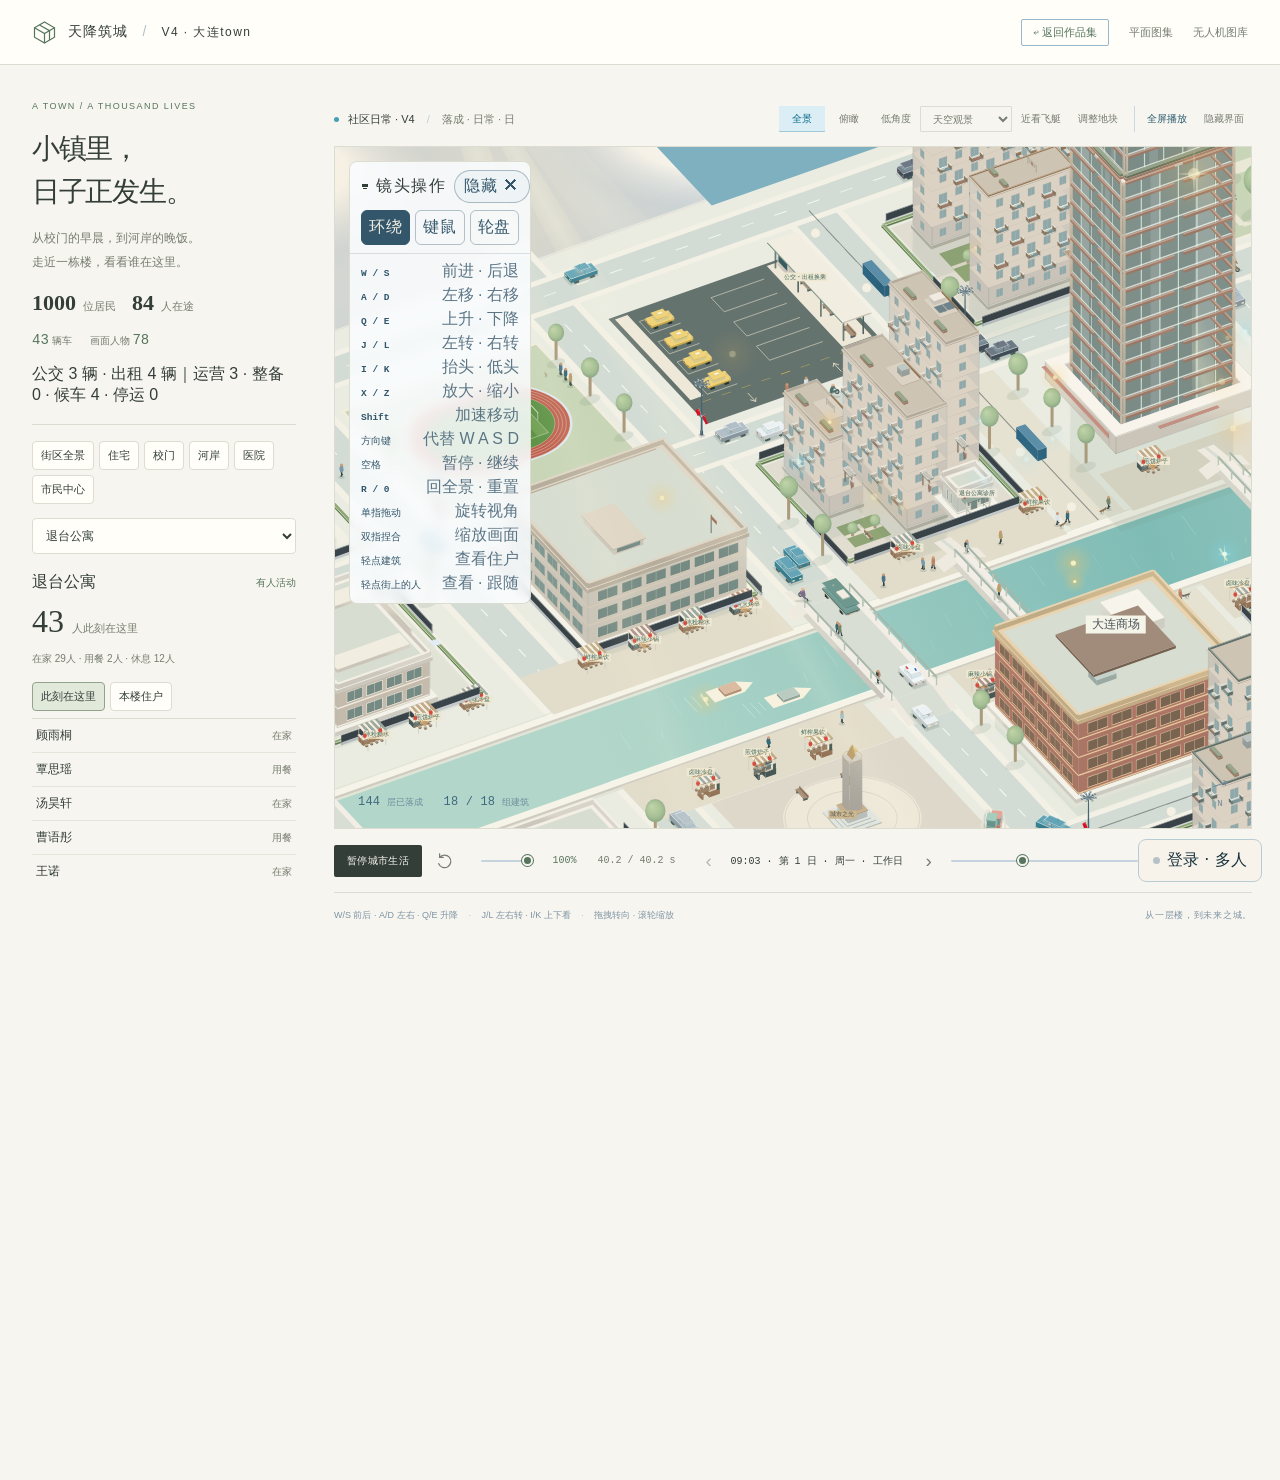
<file: index.html>
<!doctype html>
<html lang="zh-CN">
<head>
  <meta charset="UTF-8">
  <meta name="viewport" content="width=device-width, initial-scale=1">
  <meta name="theme-color" content="#f3f7fa">
  <meta name="description" content="大连town：在温暖的现代社区中，观察居民一天的起居、上学与河岸生活。">
  <title>大连town · 看见日常</title>
  <link rel="stylesheet" href="./style.css?v=20261105-people6">
  <link rel="stylesheet" href="./multiplayer.css?v=20261106-sign4">
  <link rel="icon" href="./favicon.ico" sizes="16x16 24x24 32x32 48x48 64x64">
  <link rel="icon" type="image/svg+xml" href="./favicon.svg">
  <link rel="apple-touch-icon" href="./apple-touch-icon.png">
  <link rel="manifest" href="./site.webmanifest">
</head>
<body>
  <header class="topbar">
    <a class="brand" href="./index.html" aria-label="返回小镇">
      <svg class="brand-mark" width="25" height="25" viewBox="0 0 25 25" fill="none" aria-hidden="true"><path d="m12.5 2 10 5.8v9.4l-10 5.8-10-5.8V7.8L12.5 2Z" stroke="currentColor" stroke-width="1.2"/><path d="m2.5 7.8 10 5.7 10-5.7M12.5 13.5V23M7.5 5l10 5.7v9.4" stroke="currentColor" stroke-width="1.2"/></svg>
      <span>天降筑城 <span class="brand-separator">/</span> <span class="brand-subtitle">V4 · 大连town</span></span>
    </a>
    <nav class="version-nav" aria-label="小镇工具"><a class="back-link back-site" href="../../" target="_top" title="回到 仪绘士 · 画境长廊">↩ 返回作品集</a><a class="back-link" href="./atlas.html">平面图集</a><a class="back-link" href="./drone-show/gallery.html">无人机图库</a></nav>
  </header>
  <main class="workspace">
    <aside class="controls" aria-label="城市营造参数">
      <div class="introduction">
        <p class="eyebrow">A TOWN / A THOUSAND LIVES</p>
        <h1>小镇里，<br>日子正发生。</h1>
        <p class="intro-copy">从校门的早晨，到河岸的晚饭。<br>走近一栋楼，看看谁在这里。</p>
        <p class="town-population"><span><b id="resident-count">1000</b> 位居民</span><span><b id="street-count">—</b> 人在途</span></p>
        <p class="life-summary" aria-label="画面活动规模"><span><b id="vehicle-count">—</b> 辆车</span><span>画面人物 <b id="pedestrian-count">—</b></span></p>
        <p class="hint" id="transit-status" aria-live="off">公交与出租车：出站 · 运营 · 回站整备</p>
      </div>
      <section class="town-inspector" aria-label="观察小镇">
        <div class="town-observations" role="group" aria-label="生活观察视角">
          <button type="button" data-observe="neighborhood">街区全景</button><button type="button" data-observe="h-terrace">住宅</button><button type="button" data-observe="c-secondary">校门</button><button type="button" data-observe="c-night-market">河岸</button><button type="button" data-observe="c-hospital">医院</button><button type="button" data-observe="c-civic">市民中心</button>
        </div>
        <label class="sr-only" for="town-building">选择观察的建筑</label><select id="town-building"></select>
        <div class="building-heading"><h2 id="building-name">退台公寓</h2><span id="building-status"></span></div>
        <p class="building-present"><b id="building-count">—</b><span>人此刻在这里</span></p>
        <p id="building-activities"></p><p id="building-note"></p>
        <div class="resident-tabs" role="group" aria-label="居民名单范围"><button type="button" id="residents-present" aria-pressed="true" class="is-active">此刻在这里</button><button type="button" id="residents-home" aria-pressed="false">本楼住户</button></div>
        <div id="resident-list" class="resident-list" aria-label="居民名单"></div>
        <div id="resident-detail" class="resident-detail" hidden></div>
      </section>
      <section class="blender-preview" aria-labelledby="blender-heading">
        <h2 id="blender-heading">街区建筑 · 观察细节</h2>
        <div class="check-row"><label for="blender-toggle">精细建筑</label><input id="blender-toggle" type="checkbox" checked disabled></div>
        <p class="blender-hint">竖向格栅、石材横带与绿色露台，四栋办公楼各有轮廓。</p>
        <div class="check-row"><label for="housing-toggle">社区住宅</label><input id="housing-toggle" type="checkbox" checked></div>
        <div class="check-row"><label for="housing-blender-toggle">住宅精细模型</label><input id="housing-blender-toggle" type="checkbox" checked disabled></div>
        <p class="blender-hint" id="housing-blender-status">正在准备住宅建筑细节</p>
        <p class="blender-hint">阳台、院落与退台露台，四种居住尺度。</p>
        <div class="housing-actions"><label class="sr-only" for="housing-type">住宅类型</label><select id="housing-type"><option value="courtyard">庭院住宅</option><option value="slab">花园板楼</option><option value="terrace">退台公寓</option><option value="point">双塔住区</option></select><button id="focus-housing" class="view-button" type="button">近看住宅</button></div>
        <div class="check-row"><label for="playground-toggle">试验操场</label><input id="playground-toggle" type="checkbox" checked></div>
        <p class="blender-hint">跑道慢跑、球场传球。可关闭操场对比。</p>
        <div class="facility-controls" role="group" aria-label="近看城市设施">
          <button class="view-button" id="focus-mall" type="button">商场</button>
          <button class="view-button" id="focus-hospital" type="button">医院</button>
          <button class="view-button" id="focus-secondary" type="button">中学部</button>
          <button class="view-button" id="focus-playground" type="button">操场</button>
          <button class="view-button" id="focus-amusement" type="button">游乐场</button>
          <button class="view-button" id="focus-waterfront" type="button">步行街</button>
          <button class="view-button" id="focus-station" type="button">车站</button>
          <button class="view-button" id="focus-plaza" type="button">广场</button>
          <button class="view-button" id="focus-primary" type="button">小学部</button>
          <button class="view-button" id="focus-workshop" type="button">轻工坊</button>
          <button class="view-button" id="focus-university" type="button">大学</button>
          <button class="view-button" id="focus-market" type="button">批发市场</button>
          <button class="view-button" id="focus-library" type="button">图书馆</button>
          <button class="view-button" id="focus-annex-mall" type="button">小商业体</button>
          <button class="view-button" id="focus-depot" type="button">物流场站</button>
        </div>
        <div class="blender-actions">
          <button id="blender-focus" class="button button-outline" type="button" disabled>近看地标塔楼</button>
          <span id="blender-status" role="status">模型准备中</span>
        </div>
      </section>
      <section class="control-section seed-section" aria-labelledby="seed-heading">
        <div class="section-heading"><h2 id="seed-heading">城市编号</h2><span class="section-number" aria-hidden="true">01</span></div>
        <label class="sr-only" for="seed-input">城市生成编号</label>
        <div class="seed-field">
          <button id="seed-prev" class="seed-step" type="button" aria-label="上一个城市编号">−</button>
          <span id="seed-input" aria-label="城市编号">20260818</span>
          <button id="seed-next" class="seed-step" type="button" aria-label="下一个城市编号">+</button>
        </div>
        <button id="seed-random" class="button button-primary" type="button"><svg width="16" height="16" viewBox="0 0 20 20" fill="none" aria-hidden="true"><path d="M3 5h2.5c3 0 5.5 10 8.5 10h3M3 15h2.5c1.1 0 2.1-1.4 3.1-3M11.4 8c.9-1.7 1.7-3 2.6-3h3M14 2l3 3-3 3m0 4 3 3-3 3" stroke="currentColor" stroke-width="1.4" stroke-linecap="round" stroke-linejoin="round"/></svg>发现另一座城</button>
      </section>
      <section class="control-section" aria-labelledby="shape-heading">
        <div class="section-heading"><h2 id="shape-heading">城市轮廓</h2><span class="section-number" aria-hidden="true">02</span></div>
        <div class="range-control">
          <div class="field-heading"><label for="density">街区密度</label><output id="density-value" for="density">80%</output></div>
          <input id="density" type="range" min="0.55" max="1" step="0.05" value="0.8">
          <div class="range-hints" aria-hidden="true"><span>疏朗</span><span>紧凑</span></div>
        </div>
        <div class="range-control">
          <div class="field-heading"><label for="skyline">天际线高度</label><output id="skyline-value" for="skyline">1.0×</output></div>
          <input id="skyline" type="range" min="0.7" max="1.3" step="0.1" value="1">
          <div class="range-hints" aria-hidden="true"><span>舒展</span><span>挺拔</span></div>
        </div>
      </section>
      <section class="control-section" aria-labelledby="motion-heading">
        <div class="section-heading"><h2 id="motion-heading">营造节奏</h2><span class="section-number" aria-hidden="true">03</span></div>
        <div class="range-control speed-control">
          <div class="field-heading"><label for="speed">落成速度</label><output id="speed-value" for="speed">1.0×</output></div>
          <input id="speed" type="range" min="0.4" max="2.5" step="0.1" value="1">
        </div>
        <div class="check-row"><label for="loop-toggle">循环营造 · 落成停留 60 秒</label><input id="loop-toggle" type="checkbox"></div>
        <div class="check-row"><label for="auto-orbit">自动环绕</label><input id="auto-orbit" type="checkbox"></div>
      </section>
      <section class="light-control" aria-labelledby="dream-light-label">
        <div class="field-heading"><label id="dream-light-label" for="dream-light">日光柔度</label><output id="dream-light-value" for="dream-light">70%</output></div>
        <input id="dream-light" type="range" min="0" max="1" step="0.05" value="0.7">
        <div class="range-hints" aria-hidden="true"><span>清晰日照</span><span>柔和天光</span></div>
      </section>
      <details class="material-details">
        <summary><span>材质与色彩</span><span class="details-plus" aria-hidden="true">+</span></summary>
        <div class="material-fields">
          <div class="color-field"><label for="stone-color">金属立面</label><input id="stone-color" type="color" value="#e6eef3"></div>
          <div class="color-field"><label for="glass-color">冰青玻璃</label><input id="glass-color" type="color" value="#63a8bb"></div>
          <div class="color-field"><label for="ground-color">地面基座</label><input id="ground-color" type="color" value="#ccd8e1"></div>
        </div>
      </details>
      <div class="sidebar-actions">
        <button id="save-btn" class="button button-outline" type="button"><svg width="15" height="15" viewBox="0 0 20 20" fill="none" aria-hidden="true"><path d="M10 2v10m-4-4 4 4 4-4M3 13v4h14v-4" stroke="currentColor" stroke-width="1.4" stroke-linecap="round" stroke-linejoin="round"/></svg>保存此刻</button>
        <button id="reset-btn" class="text-button" type="button">还原参数</button>
      </div>
    </aside>
    <section class="scene-panel" aria-label="城市模型预览">
      <div class="scene-header">
        <div class="scene-title"><span class="status-dot" aria-hidden="true"></span><span>社区日常 · V4</span><span class="scene-divider" aria-hidden="true">/</span><span id="phase-name" role="status">准备营造</span></div>
        <div class="view-controls" role="group" aria-label="选择观察视角">
          <button id="view-home" class="view-button is-active" type="button" aria-pressed="true">全景</button>
          <button id="view-top" class="view-button" type="button" aria-pressed="false">俯瞰</button>
          <button id="view-front" class="view-button" type="button" aria-pressed="false">低角度</button>
          <span id="drone-library" class="drone-library" hidden><a class="view-button" href="./drone-show/gallery.html">表演图库</a><select id="drone-pattern" aria-label="无人机表演图案"></select><button id="drone-replay" class="view-button" type="button" hidden>重新升起</button></span>
          <button id="view-solar" class="view-button" type="button" aria-pressed="false" hidden>太阳系</button>
          <select id="sky-view" class="view-button" aria-label="天空观景"><option value="">天空观景</option><option value="sunrise">云海日出</option><option value="sunset">云海日落</option><option value="moon">月夜</option></select>
          <button id="view-airship" class="view-button" type="button" aria-pressed="false" title="跟随发光广告飞艇，按全景返回">近看飞艇</button>
          <button id="layout-toggle" class="view-button" type="button" aria-expanded="false" aria-controls="layout-editor">调整地块</button>
          <button id="fullscreen-btn" class="view-button fullscreen-button" type="button" aria-pressed="false" title="全屏播放，Esc 退出">全屏播放</button>
          <button id="ui-toggle" class="view-button" type="button" aria-pressed="false" title="隐藏顶部与底部操作条，腾出画面">隐藏界面</button>
        </div>
      </div>
      <div class="model-frame">
        <div id="stage" aria-label="可拖拽旋转和滚轮缩放的三维城市模型">
          <div id="loading" role="status"><span class="loading-mark" aria-hidden="true"></span><span>正在铺开城市图纸…</span></div>
          <div id="person-hint" class="person-hint" hidden aria-hidden="true"></div>
          <div id="person-voice" class="person-voice" hidden aria-hidden="true"></div>
        </div>
        <div id="keys-hint" class="keys-hint" aria-label="镜头操作说明">
          <div class="keys-hint-head">
            <span>⌨ 镜头操作</span>
            <button id="keys-hint-toggle" type="button" aria-expanded="true" title="隐藏操作说明">隐藏 ✕</button>
          </div>
          <div class="keys-hint-mode" role="group" aria-label="操作模式">
            <button type="button" class="mode-chip" data-mode="orbit" aria-pressed="true">环绕</button>
            <button type="button" class="mode-chip" data-mode="fps" aria-pressed="false">键鼠</button>
            <button type="button" class="mode-chip" data-mode="moba" aria-pressed="false">轮盘</button>
          </div>
          <div class="keys-hint-body" data-mode-body="orbit">
            <dl>
              <div><dt>W / S</dt><dd>前进 · 后退</dd></div>
              <div><dt>A / D</dt><dd>左移 · 右移</dd></div>
              <div><dt>Q / E</dt><dd>上升 · 下降</dd></div>
              <div><dt>J / L</dt><dd>左转 · 右转</dd></div>
              <div><dt>I / K</dt><dd>抬头 · 低头</dd></div>
              <div><dt>X / Z</dt><dd>放大 · 缩小</dd></div>
              <div><dt>Shift</dt><dd>加速移动</dd></div>
              <div><dt>方向键</dt><dd>代替 W A S D</dd></div>
              <div><dt>空格</dt><dd>暂停 · 继续</dd></div>
              <div><dt>R / 0</dt><dd>回全景 · 重置</dd></div>
              <div><dt>单指拖动</dt><dd>旋转视角</dd></div>
              <div><dt>双指捏合</dt><dd>缩放画面</dd></div>
              <div><dt>轻点建筑</dt><dd>查看住户</dd></div>
              <div><dt>轻点街上的人</dt><dd>查看 · 跟随</dd></div>
            </dl>
          </div>
          <div class="keys-hint-body" data-mode-body="fps" hidden>
            <dl>
              <div><dt>点击画面</dt><dd>锁定鼠标</dd></div>
              <div><dt>鼠标移动</dt><dd>转视角</dd></div>
              <div><dt>W / S</dt><dd>前进 · 后退</dd></div>
              <div><dt>A / D</dt><dd>左移 · 右移</dd></div>
              <div><dt>Q / E</dt><dd>上升 · 下降</dd></div>
              <div><dt>滚轮</dt><dd>缩放</dd></div>
              <div><dt>Shift</dt><dd>加速移动</dd></div>
              <div><dt>Esc</dt><dd>释放鼠标</dd></div>
            </dl>
          </div>
          <div class="keys-hint-body" data-mode-body="moba" hidden>
            <dl>
              <div><dt>左下摇杆</dt><dd>移动</dd></div>
              <div><dt>滑动画布</dt><dd>转向</dd></div>
              <div><dt>双指捏合</dt><dd>缩放</dd></div>
              <div><dt>轻点建筑</dt><dd>查看住户</dd></div>
              <div><dt>轻点街上的人</dt><dd>查看 · 跟随</dd></div>
            </dl>
          </div>
        </div>
        <button id="keys-hint-open" type="button" hidden aria-label="展开镜头操作说明">⌨ 操作</button>
        <div id="joystick" class="joystick" hidden aria-label="移动轮盘">
          <div class="joy-base"><div class="joy-knob" id="joy-knob"></div></div>
        </div>
        <div id="fps-hint" class="fps-hint" hidden>键鼠模式：WASD 移动 · Q/E 升降 · 鼠标转视角 · 滚轮缩放 · Esc 释放鼠标</div>
        <aside id="person-card" class="person-card" hidden aria-live="polite" aria-label="此刻在街上的人">
          <div class="person-card-head">
            <span class="person-card-eyebrow">STREET / 此刻</span>
            <button id="person-close" type="button" aria-label="关闭这个人">×</button>
          </div>
          <h3 id="person-title">—</h3>
          <p id="person-meta" class="person-card-meta">—</p>
          <p class="person-card-id">编号 <span id="person-kind">—</span></p>
          <p class="person-card-hint">点其他人可切换 · [ ] 浏览 · 跟随中可继续换人</p>
          <div class="person-card-actions">
            <button id="person-prev" class="view-button person-step" type="button" aria-label="上一位行人">‹</button>
            <button id="person-follow" class="view-button" type="button">跟随这个人</button>
            <button id="person-stop" class="view-button" type="button" hidden>停止跟随</button>
            <button id="person-next" class="view-button person-step" type="button" aria-label="下一位行人">›</button>
          </div>
        </aside>
        <div class="frame-top-left frame-note" aria-hidden="true"><span class="drawing-cross">+</span> CITY STUDY <span class="note-slash">/</span> <span id="seed-label">20260818</span></div>
        <div class="frame-bottom-left frame-note"><span><b id="build-count">—</b> 层已落成</span><span><b id="tower-count">—</b> 组建筑</span></div>
        <div class="frame-bottom-right frame-note" aria-hidden="true"><span id="north-mark" class="north-mark">↑</span> N</div>
        <section id="layout-editor" class="layout-editor" aria-labelledby="layout-heading" hidden>
          <div class="layout-heading"><div><p class="eyebrow">CITY / YOUR PLAN</p><h2 id="layout-heading">把日常，放在喜欢的位置。</h2></div><button id="layout-close" type="button" aria-label="关闭地块调整">×</button></div>
          <label for="layout-facility">01 · 选择要移动的设施</label>
          <select id="layout-facility">
            <option value="hospital">医院</option><option value="mall">商场</option><option value="secondary">中学部</option><option value="playground">操场</option><option value="amusement">游乐场</option><option value="station">车站</option><option value="plaza">广场</option>
            <option value="primary">小学部</option><option value="workshop">轻工坊</option><option value="university">大学</option><option value="market">批发市场</option><option value="library">图书馆</option><option value="annex-mall">小商业体</option><option value="depot">物流场站</option>
          </select>
          <p class="layout-step">02 · 点击格子，交换位置</p>
          <div class="layout-compass" aria-hidden="true"><span>↑ 北（第 1 行）</span><span>西岸 · 运河 · 东岸</span></div>
          <div id="layout-grid" class="layout-grid" role="group" aria-label="城市地块布局，四列六行共 24 格；A B 为西岸，C D 为东岸"></div>
          <p id="layout-status" class="layout-status" role="status" aria-live="polite">选择目标格子，整块建筑与绿化一起交换。</p>
          <div class="layout-actions"><button id="layout-undo" class="button button-outline" type="button" disabled>撤销上一步</button><button id="layout-reset" class="text-button" type="button" disabled>恢复默认布局</button></div>
          <p class="layout-note">布局随网址保留，刷新后继续。车站可放在两侧外缘；步行街沿河设置。网址里现在是 24 个格子编号，V2 那批 16 个编号的分享链接会回落到默认布局。</p>
        </section>
      </div>
      <div class="playback-bar">
        <div class="playback-buttons">
          <button id="pause-btn" class="button button-play" type="button">暂停营造</button>
          <button id="replay-btn" class="replay-button" type="button" aria-label="从头营造" title="从头营造"><svg width="18" height="18" viewBox="0 0 20 20" fill="none" aria-hidden="true"><path d="M4 6a7 7 0 1 1-1 7M4 2v4h4" stroke="currentColor" stroke-width="1.4" stroke-linecap="round" stroke-linejoin="round"/></svg></button>
        </div>
        <div class="timeline-control"><label class="sr-only" for="timeline">营造进度</label><input id="timeline" type="range" min="0" max="1" step="0.001" value="0.52"><span id="progress-label" class="progress-label">—</span></div>
        <span id="time-label" class="time-label">—</span>
        <!-- 双时钟（§5.1）：上面那条滑杆是 40 秒的营造时钟，下面这条是 24 小时的日常时钟。
             两者都是绝对时间的纯函数，所以暂停、回放、导出一帧不差。 -->
        <div class="day-control">
          <button id="day-prev" class="view-button" type="button" aria-label="前一天">‹</button>
          <output id="day-label" class="day-label" for="day-timeline">—</output>
          <button id="day-next" class="view-button" type="button" aria-label="后一天">›</button>
          <label class="sr-only" for="day-timeline">日内时间</label>
          <input id="day-timeline" type="range" min="0" max="1439" step="1" value="540">
          <span class="day-speed" role="group" aria-label="日常时钟速度">
            <button id="day-speed-1" class="view-button is-active" type="button" aria-pressed="true">1×</button>
            <button id="day-speed-2" class="view-button" type="button" aria-pressed="false">2×</button>
            <button id="day-speed-4" class="view-button" type="button" aria-pressed="false">4×</button>
          </span>
        </div>
      </div>
      <div class="scene-footer"><p class="desktop-hint">W/S 前后 · A/D 左右 · Q/E 升降 <span>·</span> J/L 左右转 · I/K 上下看 <span>·</span> 拖拽转向 · 滚轮缩放</p><p class="touch-hint">单指转动模型 <span>·</span> 拖动进度探索营造过程</p><p class="footer-signature">从一层楼，到未来之城。</p></div>
      <button id="show-ui" type="button" hidden aria-label="显示界面">界面 ×</button>
    </section>
  </main>
  <!-- assets/blender-*.js (~1.15 MB) are no longer in this chain: sketch.js fetches them
       after the first frame and swaps in the detail pass when they land. -->
  <script defer src="./vendor/three.min.js"></script>
  <script defer src="./vendor/gltf-loader.min.js"></script>
  <script defer src="./vendor/reflector.min.js"></script>
  <script defer src="./city-random.js"></script>
  <script defer src="./city-festival.js"></script>
  <script defer src="./city-model.js"></script>
  <script defer src="./assets/resident-town-runtime.min.js"></script>
  <script defer src="./city-light.js"></script>
  <script defer src="./city-materials.js?v=20261105-people5"></script>
  <script defer src="./city-fireworks.js"></script>
  <script defer src="./city-fountain.js"></script>
  <script defer src="./assets/city-ground.runtime.min.js"></script>
  <script defer src="./city-playground.js"></script>
  <script defer src="./city-district.js"></script>
  <script defer src="./city-facilities.js"></script>
  <script defer src="./city-places.js"></script>
  <script defer src="./city-housing-plan.js"></script>
  <script defer src="./city-frontage.js"></script>
  <script defer src="./city-layout.js"></script>
  <script defer src="./city-housing.js"></script>
  <script defer src="./city-housing-canvas.js"></script>
  <script defer src="./city-waterfront.js"></script>
  <script defer src="./city-transit-motion.js"></script>
  <script defer src="./city-transit.js"></script>
  <script defer src="./city-landmarks.js"></script>
  <script defer src="./city-helipad.js"></script>
  <script defer src="./city-airship.js?v=20261105-yingbo"></script>
  <!-- The app owns cached resident plans; renderers only consume the clock and lighting views. -->
  <script defer src="./city-life-ext/daily-clock.js"></script>
  <script defer src="./city-life-ext/resident-name.js?v=20261006-rosters3"></script>
  <script defer src="./city-life-ext/resident-schedule.js"></script>
  <script defer src="./city-life-ext/resident.js"></script>
  <script defer src="./city-life-ext/resident-plan.js"></script>
  <script defer src="./city-life-ext/resident-state.js"></script>
  <script defer src="./city-life-ext/plan-snapshot.js"></script>
  <script defer src="./city-life-ext/town-view.js"></script>
  <script defer src="./city-life-ext/lighting.js"></script>
  <script defer src="./drone-show/solar-system.js"></script>
  <!-- 大连 랜드마크: 星海广场 · 中山广场 · 友好广场 + 101/201/202 전차 -->
  <script defer src="./city-dalian.js?v=20261106-dalian9"></script>
  <script defer src="./city-scene.js?v=20261106-woai2"></script>
  <script defer src="./sketch.js?v=20261106-dalian2"></script>
  <!-- 접속자 아바타가 마을 주민과 같은 3D 모델을 쓰도록 주민 모델 20종을 함께 읽습니다. -->
  <script defer src="./resident-character-kit.js"></script>
  <script defer src="./resident-character-models.js"></script>
  <script defer src="./resident-school-admin-model.js"></script>
  <script defer src="./resident-officer-model.js"></script>
  <script defer src="./resident-preschooler-model.js"></script>
  <script defer src="./resident-medical-doc-model.js"></script>
  <script defer src="./resident-medical-nurse-model.js"></script>
  <script defer src="./resident-patient-model.js"></script>
  <script defer src="./resident-retiree-model.js"></script>
  <script defer src="./resident-senior-model.js"></script>
  <script defer src="./resident-office-model.js"></script>
  <script defer src="./resident-worker-model.js"></script>
  <script defer src="./resident-student-p-model.js"></script>
  <script defer src="./resident-student-m-model.js"></script>
  <script defer src="./resident-student-u-model.js"></script>
  <script defer src="./resident-teacher-model.js"></script>
  <script defer src="./resident-clerk-model.js"></script>
  <script defer src="./resident-shopkeeper-model.js"></script>
  <script defer src="./resident-driver-model.js"></script>
  <script defer src="./resident-sanitation-model.js"></script>
  <script defer src="./resident-hosp-admin-model.js"></script>
  <script defer src="./resident-unemployed-model.js"></script>
  <script defer src="./multiplayer.js?v=20261106-sign4"></script>


</body>
</html>
</file>
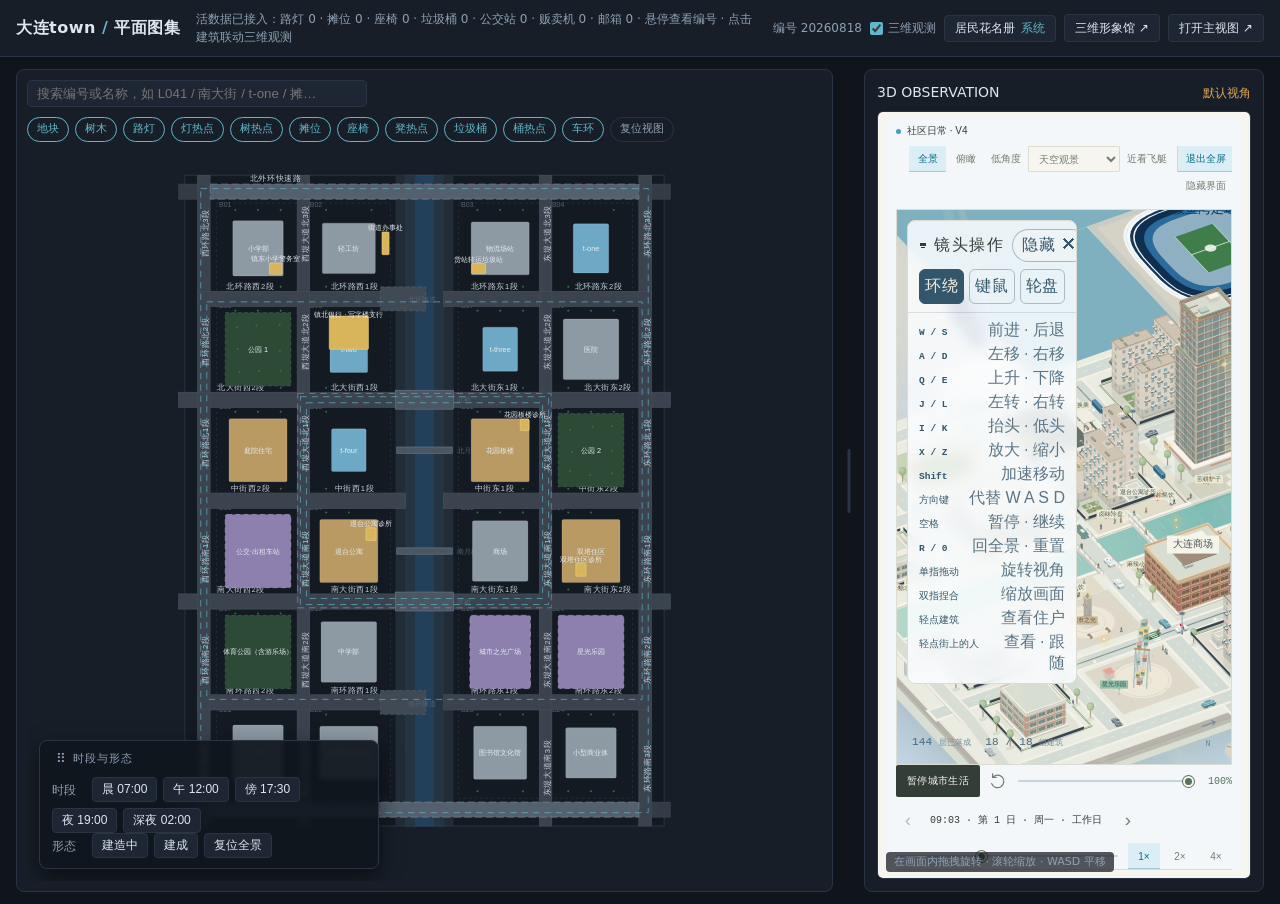
<file: atlas.html>
<!doctype html>
<html lang="zh-CN">
<head>
  <meta charset="utf-8">
  <meta name="viewport" content="width=device-width, initial-scale=1">
  <meta name="color-scheme" content="dark">
  <title>大连town · 平面图集</title>
  <link rel="stylesheet" href="./atlas.css?v=20261006-rosters3">
<link rel="icon" href="./favicon.ico" sizes="16x16 24x24 32x32 48x48 64x64">
<link rel="icon" type="image/svg+xml" href="./favicon.svg">
<link rel="apple-touch-icon" href="./apple-touch-icon.png">
</head>
<body>
  <header class="atlas-header">
    <span class="brand">大连town <em>/</em> 平面图集</span>
    <span class="header-note">悬停查看编号 · 点击建筑联动右侧三维观测</span>
    <div class="header-controls">
      <span class="header-note" title="小镇编号，站内展示为只读">编号 <span id="seed-input" aria-label="小镇编号"></span></span>
      <label class="viewer-toggle" title="开关右侧三维观测；关闭时卸载内嵌画面并释放渲染开销"><input id="viewer-toggle" type="checkbox" checked> 三维观测</label>
      <button id="resident-names-open" class="ghost-button" type="button">居民花名册 <span id="resident-names-count">系统</span></button>
      <a class="ghost-button" href="./resident-character-admin.html" target="_blank" rel="noopener">三维形象馆 ↗</a>
      <a id="atlas-main-view" class="ghost-button" href="./index.html" target="_blank" rel="noopener">打开主视图 ↗</a>
    </div>
  </header>

  <main class="atlas-body">
    <section class="plan-pane">
      <div class="plan-toolbar">
        <div class="search-wrap">
          <input id="atlas-search" type="search" placeholder="搜索编号或名称，如 L041 / 南大街 / t-one / 摊…" autocomplete="off">
          <div id="search-results" class="search-results" hidden></div>
        </div>
        <div class="layer-chips" id="layer-chips"></div>
      </div>
      <div class="plan-canvas" id="plan-canvas">
        <svg id="plan" xmlns="http://www.w3.org/2000/svg" viewBox="-212 -278 424 580" preserveAspectRatio="xMidYMid meet"></svg>
        <div id="plan-tooltip" class="plan-tooltip" hidden></div>

        <div id="sel-badge" class="corner-badge sel-badge" hidden>
          <div class="sel-head">
            <span class="eyebrow">SELECTED</span>
            <span id="sel-name" class="badge-name">未选中</span>
            <span id="sel-code" class="sel-code">—</span>
            <button id="sel-close" class="badge-close" title="关闭" aria-label="关闭选中信息">×</button>
          </div>
          <dl id="sel-props" class="sel-props"></dl>
          <div id="sel-live" class="sel-live" hidden></div>
        </div>

        <div class="corner-badge state-badge" id="state-badge">
          <div class="badge-grip" id="state-grip" title="拖动移动此面板"><span class="grip-dots">⠿</span>时段与形态</div>
          <div class="state-row"><span class="state-label">时段</span>
            <button class="state-button" data-minute="420">晨 07:00</button>
            <button class="state-button" data-minute="720">午 12:00</button>
            <button class="state-button" data-minute="1050">傍 17:30</button>
            <button class="state-button" data-minute="1140">夜 19:00</button>
            <button class="state-button" data-minute="120">深夜 02:00</button>
          </div>
          <div class="state-row"><span class="state-label">形态</span>
            <button class="state-button" id="btn-building">建造中</button>
            <button class="state-button" id="btn-complete">建成</button>
            <button class="state-button" id="btn-overview">复位全景</button>
          </div>
        </div>

        <div id="plan-loading" class="plan-loading">正在构建小镇与三维观测…</div>
      </div>
    </section>

    <div class="pane-splitter" id="pane-splitter" role="separator" aria-orientation="vertical"
      aria-label="拖拽调整右侧面板宽度" title="拖拽调整宽度 · 双击复位"></div>

    <aside class="inspect-pane">
      <div class="viewer-card">
        <div class="viewer-head"><span class="eyebrow">3D OBSERVATION</span><span id="viewer-state" class="viewer-state">默认视角</span></div>
        <div class="viewer-frame-wrap">
          <iframe id="viewer-frame" title="小镇三维观测" scrolling="no"></iframe>
          <div class="viewer-hint">在画面内拖拽旋转 · 滚轮缩放 · WASD 平移</div>
        </div>
      </div>
    </aside>
  </main>

  <dialog id="resident-names-dialog" class="names-dialog" aria-labelledby="names-title">
    <header class="names-heading">
      <div><span class="eyebrow">小镇居民</span><h2 id="names-title">大连town · 居民花名册</h2></div>
      <div style="display:flex;gap:8px;align-items:flex-start;">
        <a class="ghost-button" href="./resident-character-admin.html" target="_blank" rel="noopener">三维形象馆 ↗</a>
        <button id="names-close" type="button" class="ghost-button" aria-label="关闭居民花名册">关闭 ×</button>
      </div>
    </header>
    <p class="names-intro">当前名单下每位居民的姓名、职业与住处；名单随小镇编号固定，此处为只读展示。</p>
    <p id="names-status" class="names-status" role="status" aria-live="polite"></p>
    <div id="names-list" class="names-library" role="group" aria-label="名单视图，点击切换查看"></div>
    <div class="names-columns">
      <section class="names-preview-pane" aria-labelledby="names-preview-title">
        <h3 id="names-preview-title">居民名单</h3>
        <p id="names-summary" class="names-help">正在载入居民…</p>
        <label class="names-search-label" for="names-search">搜索姓名或居民编号</label>
        <input id="names-search" type="search" placeholder="姓名 / preschooler-001" autocomplete="off">
        <div class="names-table-wrap"><table class="names-table"><thead><tr><th>姓名</th><th>居民编号</th><th>职业</th><th>住宅</th></tr></thead><tbody id="names-rows"></tbody></table></div>
        <p id="names-empty" class="names-help" hidden>暂无居民数据。</p>
      </section>
    </div>
  </dialog>

  <script src="./city-random.js"></script>
  <script src="./city-model.js"></script>
  <script src="./city-facilities.js"></script>
  <script src="./city-places.js"></script>
  <script src="./city-housing-plan.js"></script>
  <script src="./city-waterfront.js"></script>
  <script src="./city-layout.js"></script>
  <script src="./city-life-ext/daily-clock.js"></script>
  <script src="./city-life-ext/resident-name.js?v=20261006-rosters3"></script>
  <script src="./city-life-ext/resident-schedule.js"></script>
  <script src="./city-life-ext/resident.js"></script>
  <script src="./city-life-ext/resident-plan.js"></script>
  <script src="./city-life-ext/resident-state.js"></script>
  <script src="./city-life-ext/plan-snapshot.js"></script>
  <script src="./city-life-ext/lighting.js"></script>
  <script src="./atlas.js?v=20261006-rosters3"></script>
</body>
</html>
</file>
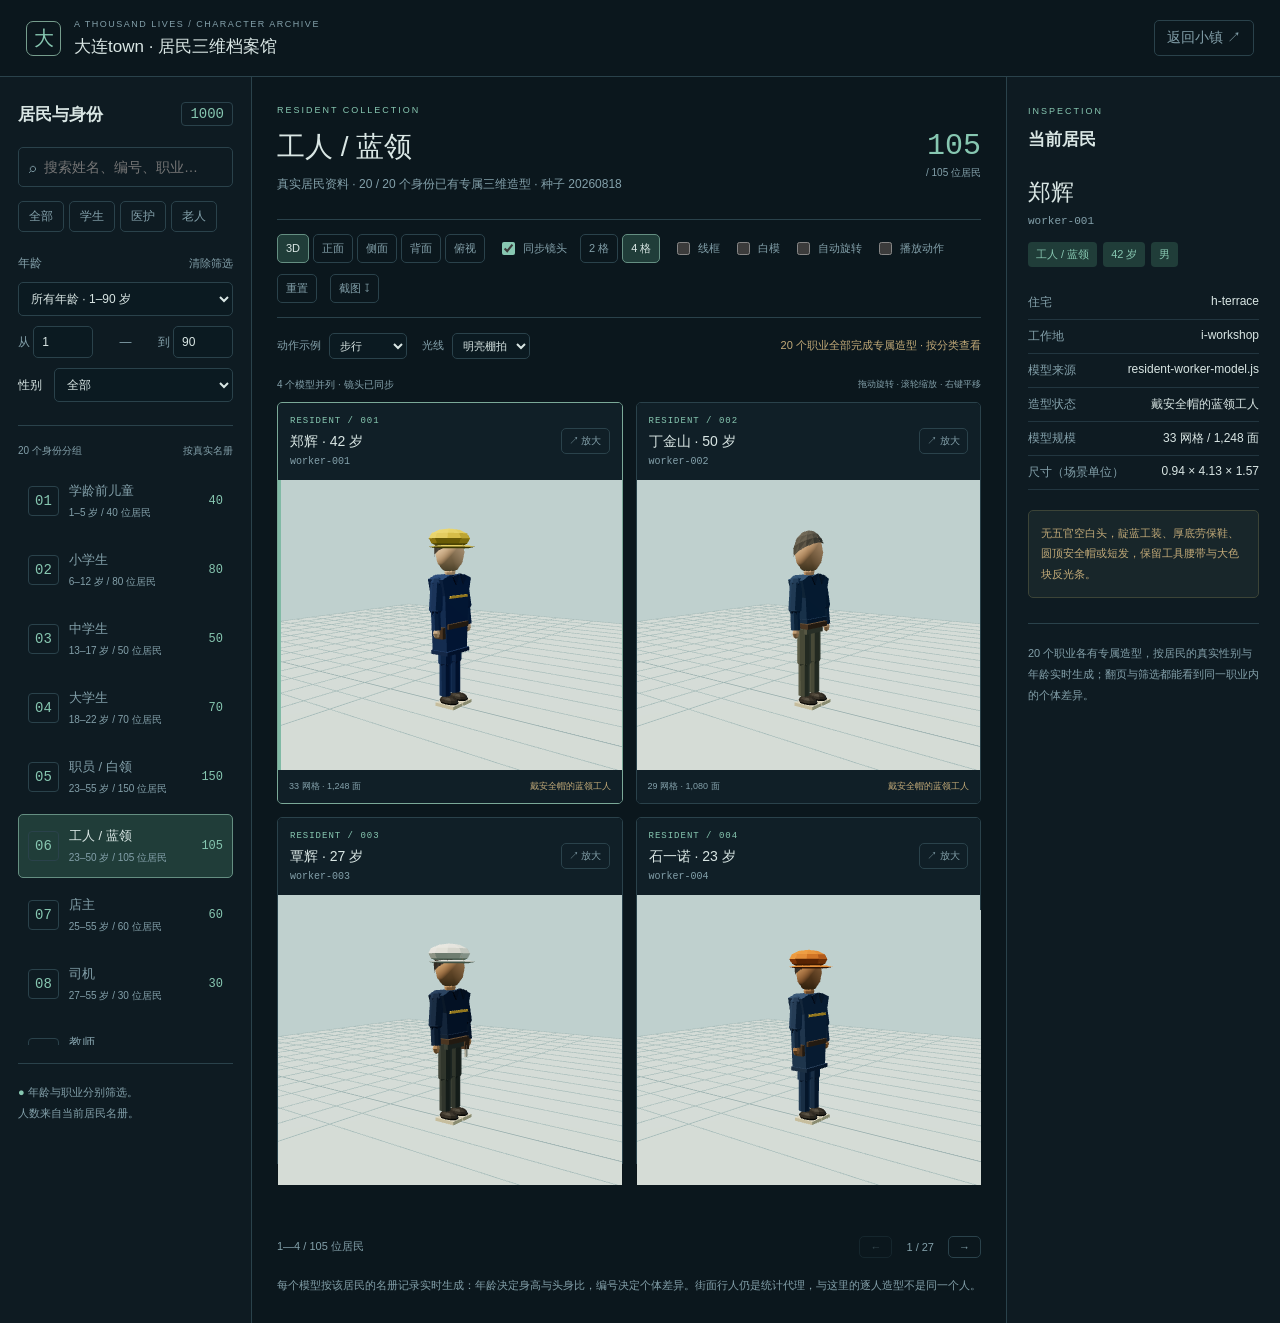
<file: resident-character-admin.html>
<!doctype html>
<html lang="zh-CN">
<head><meta charset="utf-8"><meta name="viewport" content="width=device-width,initial-scale=1"><meta name="theme-color" content="#0c181e">
<title>居民三维档案馆 · 大连town</title><link rel="stylesheet" href="./resident-character-admin.css"><link rel="icon" href="./favicon.ico" sizes="16x16 24x24 32x32 48x48 64x64">
<link rel="icon" type="image/svg+xml" href="./favicon.svg">
<link rel="apple-touch-icon" href="./apple-touch-icon.png">
</head>
<body>
<header class="topbar"><a class="brand" href="./resident-character-admin.html"><span class="brand-mark">大</span><span><small>A THOUSAND LIVES / CHARACTER ARCHIVE</small><b>大连town · 居民三维档案馆</b></span></a><a id="back-city" class="button subtle" href="./index.html">返回小镇 ↗</a></header>
<div class="workspace">
<aside class="catalog" aria-label="居民分类目录">
<div class="catalog-heading"><h2>居民与身份</h2><span id="population" class="badge">1000</span></div>
<label class="search"><span>⌕</span><input id="catalog-search" type="search" placeholder="搜索姓名、编号、职业…" aria-label="搜索居民姓名编号或职业"></label>
<div class="quick-groups" aria-label="快捷分类"><button type="button" data-roles="">全部</button><button type="button" data-roles="student-p,student-m,student-u">学生</button><button type="button" data-roles="medical-doc,medical-nurse">医护</button><button type="button" data-roles="retiree,senior">老人</button></div>
<div class="filter-heading"><h3>年龄</h3><button id="clear-filters" class="text-button" type="button">清除筛选</button></div>
<label class="field"><span class="sr-only">快捷年龄段</span><select id="age-band" aria-label="快捷年龄段"><option value="">所有年龄 · 1–90 岁</option><option value="1,5">1–5 岁</option><option value="6,12">6–12 岁</option><option value="13,17">13–17 岁</option><option value="18,22">18–22 岁</option><option value="23,35">23–35 岁</option><option value="36,55">36–55 岁</option><option value="56,70">56–70 岁</option><option value="71,90">71–90 岁</option></select></label>
<div class="age-range"><label>从 <input id="min-age" type="number" min="1" max="90" value="1" aria-label="最小年龄"></label><span>—</span><label>到 <input id="max-age" type="number" min="1" max="90" value="90" aria-label="最大年龄"></label></div>
<label class="field gender-field"><span>性别</span><select id="gender" aria-label="性别筛选"><option value="">全部</option><option value="M">男</option><option value="F">女</option></select></label>
<div class="directory-summary"><span id="directory-summary">20 个身份分组</span><span>按真实名册</span></div>
<div id="group-list" class="group-list" aria-label="职业与身份分组"></div>
<p class="catalog-note"><span>●</span> 年龄与职业分别筛选。<br>人数来自当前居民名册。</p>
</aside>
<main class="main-panel">
<div class="collection-heading"><p class="eyebrow">RESIDENT COLLECTION</p><h1 id="group-title">工人 / 蓝领</h1><p id="group-description">查看居民资料，比较同源基础人形。</p><div class="collection-count"><b id="match-count">—</b><span id="match-total">位居民</span></div></div>
<div class="toolbar" aria-label="模型观察工具">
<div class="button-group views" aria-label="观察角度"><button type="button" data-view="3d" aria-pressed="true">3D</button><button type="button" data-view="front" aria-pressed="false">正面</button><button type="button" data-view="side" aria-pressed="false">侧面</button><button type="button" data-view="back" aria-pressed="false">背面</button><button type="button" data-view="top" aria-pressed="false">俯视</button></div>
<label class="toggle"><input id="linked" type="checkbox" checked>同步镜头</label>
<div class="button-group"><button type="button" data-count="2" aria-pressed="false">2 格</button><button type="button" data-count="4" aria-pressed="true">4 格</button></div>
<label class="toggle"><input id="wireframe" type="checkbox">线框</label><label class="toggle"><input id="clay" type="checkbox">白模</label>
<label class="toggle"><input id="auto-rotate" type="checkbox">自动旋转</label><label class="toggle"><input id="play" type="checkbox">播放动作</label>
<button type="button" id="reset-camera">重置</button><button type="button" id="capture">截图 ↧</button>
</div>
<div class="pose-toolbar"><label>动作示例 <select id="pose" aria-label="动作示例"><option value="walker">步行</option><option value="standing">站立</option><option value="commuter">背包通勤</option><option value="jogger">慢跑</option><option value="vendor">摊主招呼</option></select></label><label>光线 <select id="light-mode" aria-label="观察光线"><option value="day">明亮棚拍</option><option value="night">夜间观察</option></select></label><span id="model-stage">基础造型与职业低模 · 按分类查看</span></div>
<div class="board-caption"><span id="compare-caption">4 个模型并列 · 镜头已同步</span><span>拖动旋转 · 滚轮缩放 · 右键平移</span><button type="button" id="exit-focus" hidden>← 返回并排</button></div>
<div id="comparison-board" class="comparison-board" aria-label="居民三维并排观察窗口"><div id="cards" class="cards"></div><p id="empty-state" class="empty-state" hidden>没有符合条件的居民。<br><small>可调整年龄范围或职业筛选。</small></p></div>
<div class="pagination"><span id="page-range">—</span><div><button id="previous-page" type="button" aria-label="上一页">←</button><span id="page-label">1 / 1</span><button id="next-page" type="button" aria-label="下一页">→</button></div></div>
<p class="scope-note">每个模型按该居民的名册记录实时生成：年龄决定身高与头身比，编号决定个体差异。街面行人仍是统计代理，与这里的逐人造型不是同一个人。</p>
</main>
<aside class="inspector" aria-label="居民资料"><p class="eyebrow">INSPECTION</p><h2>当前居民</h2><div id="inspector-content"></div>

<p class="inspector-note">20 个职业各有专属造型，按居民的真实性别与年龄实时生成；翻页与筛选都能看到同一职业内的个体差异。</p></aside>
</div>
<p id="notification" class="notification" role="status" hidden></p>
<script src="./vendor/three.min.js"></script><script src="./city-random.js"></script><script src="./city-life-ext/resident-name.js"></script><script src="./city-life-ext/daily-clock.js"></script><script src="./city-life-ext/resident.js"></script><script src="./city-materials.js"></script><script src="./city-scene.js"></script><script src="./resident-character-kit.js"></script><script src="./resident-character-models.js"></script><script src="./resident-character-catalog.js"></script><script src="./resident-school-admin-model.js"></script><script src="./resident-officer-model.js"></script><script src="./resident-preschooler-model.js"></script><script src="./resident-medical-doc-model.js"></script><script src="./resident-medical-nurse-model.js"></script><script src="./resident-patient-model.js"></script><script src="./resident-retiree-model.js"></script><script src="./resident-senior-model.js"></script><script src="./resident-office-model.js"></script><script src="./resident-worker-model.js"></script><script src="./resident-student-p-model.js"></script><script src="./resident-student-m-model.js"></script><script src="./resident-student-u-model.js"></script><script src="./resident-teacher-model.js"></script><script src="./resident-clerk-model.js"></script><script src="./resident-shopkeeper-model.js"></script><script src="./resident-driver-model.js"></script><script src="./resident-sanitation-model.js"></script><script src="./resident-hosp-admin-model.js"></script><script src="./resident-unemployed-model.js"></script><script src="./resident-character-viewer.js"></script><script src="./resident-character-admin.js"></script>
</body></html>
</file>
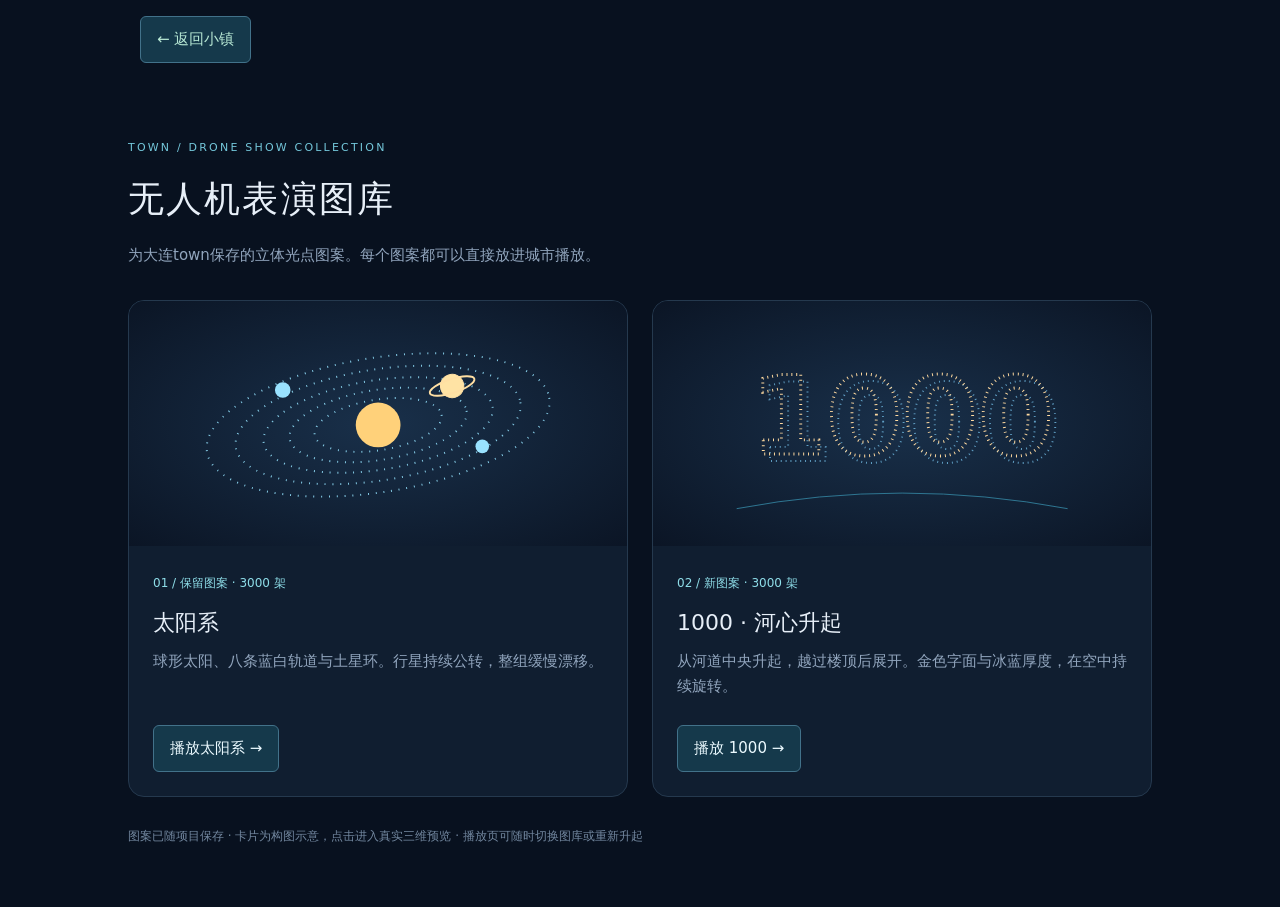
<file: drone-show/gallery.html>
<!doctype html>
<html lang="zh-CN"><head><meta charset="utf-8"><meta name="viewport" content="width=device-width,initial-scale=1"><link rel="icon" href="../favicon.ico" sizes="16x16 24x24 32x32 48x48 64x64"><link rel="icon" type="image/svg+xml" href="../favicon.svg"><title>无人机表演图库 · 大连town</title>
<style>
*{box-sizing:border-box}body{margin:0;background:#08111f;color:#e7eff8;font:15px/1.65 system-ui,sans-serif}main{max-width:1080px;margin:auto;padding:60px 28px}header{margin-bottom:32px}.eyebrow{color:#74c7da;letter-spacing:.2em;font-size:11px}h1{font-size:36px;letter-spacing:.06em;font-weight:500;margin:12px 0}p{color:#91a5bd}.grid{display:grid;grid-template-columns:repeat(2,minmax(0,1fr));gap:24px}article{border:1px solid #25394e;border-radius:16px;overflow:hidden;background:#101e30}.art{height:245px;display:grid;place-items:center;background:radial-gradient(ellipse at center,#19304a,#0b1525)}svg{width:86%;height:100%}.copy{padding:24px}h2{font-size:22px;margin:10px 0 8px;font-weight:500}.tag{color:#8edde8;font-size:12px}.copy p{min-height:52px;margin:0 0 24px}a{display:inline-block;color:#ecfaff;text-decoration:none;padding:10px 16px;border:1px solid #42728a;border-radius:6px;background:#15394b}a:hover{background:#235368}footer{margin-top:30px;font-size:12px;color:#72879f}@media(max-width:660px){.grid{grid-template-columns:1fr}main{padding:32px 20px}h1{font-size:28px}}
</style><link rel="icon" href="data:image/svg+xml,%3Csvg%20xmlns%3D%22http%3A%2F%2Fwww.w3.org%2F2000%2Fsvg%22%20viewBox%3D%220%200%2064%2064%22%3E%3Crect%20width%3D%2264%22%20height%3D%2264%22%20rx%3D%2215%22%20fill%3D%22%23285742%22%2F%3E%3Ctext%20x%3D%2232%22%20y%3D%2244%22%20text-anchor%3D%22middle%22%20font-size%3D%2240%22%20fill%3D%22%23fff8da%22%3E%E5%8D%83%3C%2Ftext%3E%3C%2Fsvg%3E">
</head><body><div style="display:flex;justify-content:space-between;align-items:center;max-width:1000px;margin:16px auto;"><a href="../index.html" style="color:#b8e9d5;text-decoration:none">← 返回小镇</a></div><main><header><div class="eyebrow">TOWN / DRONE SHOW COLLECTION</div><h1>无人机表演图库</h1><p>为大连town保存的立体光点图案。每个图案都可以直接放进城市播放。</p></header><section class="grid">
<article><div class="art"><svg viewBox="0 0 440 245" aria-label="太阳系图案示意"><g fill="none" stroke="#87cfea" stroke-width="2" stroke-dasharray="1 7" transform="translate(220 124) rotate(-9)"><ellipse rx="178" ry="69"/><ellipse rx="148" ry="57"/><ellipse rx="119" ry="46"/><ellipse rx="92" ry="36"/><ellipse rx="66" ry="26"/></g><circle cx="220" cy="124" r="23" fill="#ffd17a"/><g fill="#99e2ff"><circle cx="122" cy="88" r="8"/><circle cx="327" cy="146" r="7"/></g><g transform="translate(296 84) rotate(-18)" stroke="#ffdfa3"><circle r="12" fill="#ffe3a4"/><ellipse rx="24" ry="7" fill="none" stroke-width="2"/></g></svg></div><div class="copy"><span class="tag">01 / 保留图案 · 3000 架</span><h2>太阳系</h2><p>球形太阳、八条蓝白轨道与土星环。行星持续公转，整组缓慢漂移。</p><a href="../index.html?show=solar&amp;minute=1230&amp;seed=20260818&amp;embed=1">播放太阳系 →</a></div></article>
<article><div class="art"><svg viewBox="0 0 440 245" aria-label="1000 字样图案示意"><path d="M50 210 Q220 178 390 210" fill="none" stroke="#307995"/><g font-family="system-ui,sans-serif" font-weight="700" font-size="112" text-anchor="middle"><text x="227" y="161" fill="none" stroke="#609fc4" stroke-width="2" stroke-dasharray="1 4">1000</text><text x="220" y="154" fill="none" stroke="#ffdaa0" stroke-width="3" stroke-dasharray="1 4">1000</text></g></svg></div><div class="copy"><span class="tag">02 / 新图案 · 3000 架</span><h2>1000 · 河心升起</h2><p>从河道中央升起，越过楼顶后展开。金色字面与冰蓝厚度，在空中持续旋转。</p><a href="../index.html?show=thousand&amp;minute=1230&amp;seed=20260818&amp;embed=1">播放 1000 →</a></div></article>
</section><footer>图案已随项目保存 · 卡片为构图示意，点击进入真实三维预览 · 播放页可随时切换图库或重新升起</footer></main></body></html>
</file>
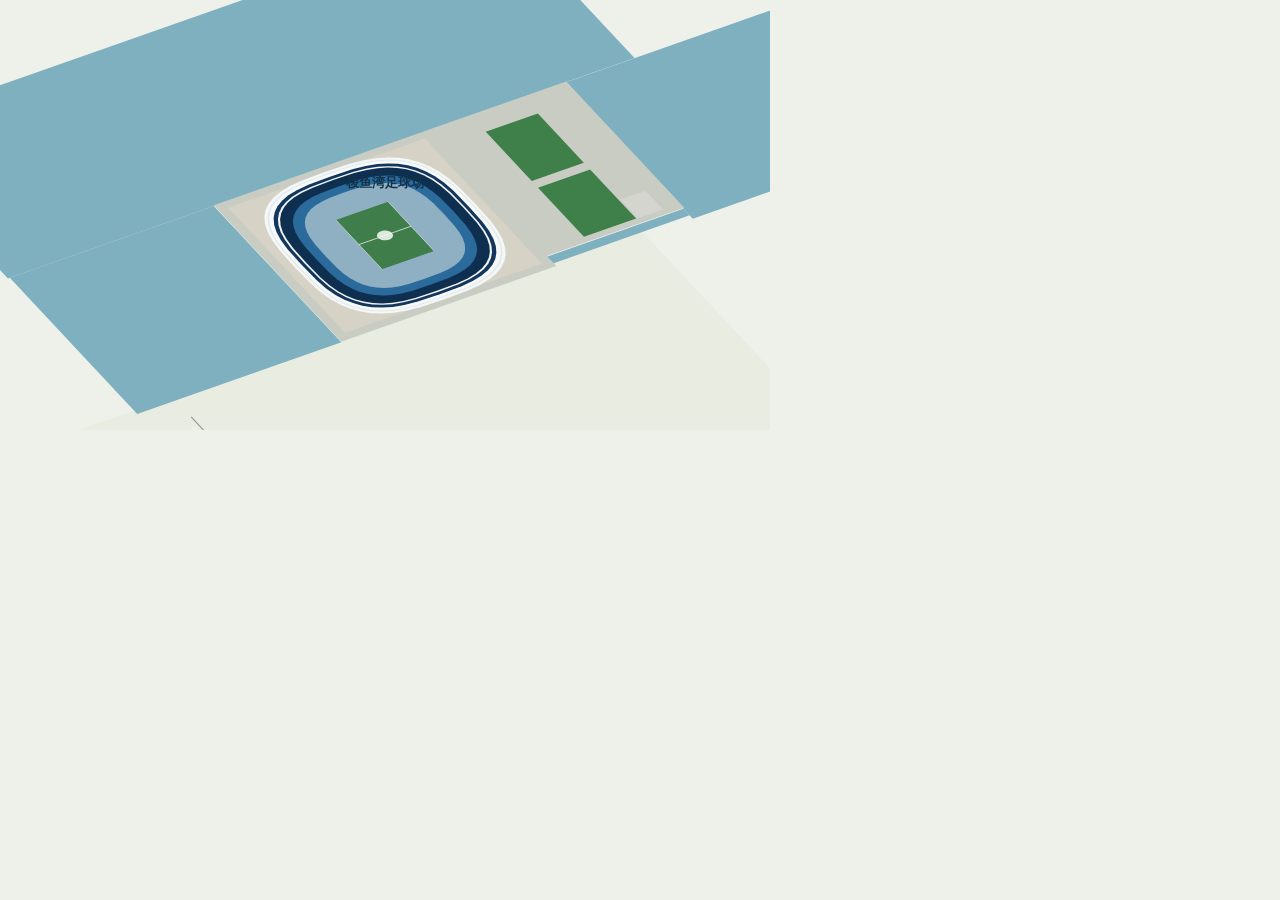
<file: tools/preview-dalian-2d.html>
<!DOCTYPE html>
<html lang="zh-CN">
<meta charset="utf-8">
<title>大连town 2D 폴백 프리뷰</title>
<style>html,body{margin:0;background:#eef1ea}canvas{display:block}</style>
<canvas id="c" width="770" height="430"></canvas>
<script src="../city-dalian.js"></script>
<script>
  // sketch.js 의 2D 폴백(point/plane/polygon/cuboid)과 같은 투영으로 그려본다.
  const canvas = document.getElementById('c');
  const ctx = canvas.getContext('2d');
  const yaw = 1.05, pitch = 0.66, scale = 2.1;
  const view = { c: Math.cos(yaw), s: Math.sin(yaw), sp: Math.sin(pitch), cp: Math.cos(pitch), scale };
  const CX = -248, CZ = -150;
  const mid = raw(CX, CZ, 0);
  view.cx = canvas.width * 0.5 - mid[0] * scale;
  view.cy = canvas.height * 0.55 - mid[1] * scale;

  function raw(x, z, y = 0) {
    const rx = x * view.c - z * view.s, depth = x * view.s + z * view.c;
    return [rx, depth * view.sp - y * view.cp, depth];
  }
  function point(x, z, y = 0) {
    const p = raw(x, z, y);
    return [view.cx + p[0] * view.scale, view.cy + p[1] * view.scale];
  }
  function polygon(points, fill, stroke, width = 0.6) {
    ctx.beginPath();
    points.forEach((p, i) => { const q = point(p[0], p[1], p[2] === undefined ? 0 : p[2]); i ? ctx.lineTo(q[0], q[1]) : ctx.moveTo(q[0], q[1]); });
    ctx.closePath();
    if (fill) { ctx.fillStyle = fill; ctx.fill(); }
    if (stroke) { ctx.strokeStyle = stroke; ctx.lineWidth = width; ctx.stroke(); }
  }
  function line(points, color, width = 1) {
    ctx.beginPath();
    points.forEach((p, i) => { const q = point(p[0], p[1], p[2] === undefined ? 0 : p[2]); i ? ctx.lineTo(q[0], q[1]) : ctx.moveTo(q[0], q[1]); });
    ctx.strokeStyle = color; ctx.lineWidth = width; ctx.stroke();
  }
  function plane(x, z, w, d, y, color, stroke) {
    polygon([[x - w / 2, z - d / 2, y], [x + w / 2, z - d / 2, y], [x + w / 2, z + d / 2, y], [x - w / 2, z + d / 2, y]], color, stroke);
  }
  function cuboid(x, z, w, d, y, h, color, rotation = 0) {
    if (h <= 0) return;
    const c = Math.cos(rotation), s = Math.sin(rotation);
    const corners = [[-w / 2, -d / 2], [w / 2, -d / 2], [w / 2, d / 2], [-w / 2, d / 2]]
      .map(p => [x + p[0] * c - p[1] * s, z + p[0] * s + p[1] * c]);
    polygon(corners.map(p => [p[0], p[1], y]), color);
    polygon(corners.map(p => [p[0], p[1], y + h]), color);
    for (let i = 0; i < 4; i++) {
      const a = corners[i], b = corners[(i + 1) % 4];
      polygon([[a[0], a[1], y], [b[0], b[1], y], [b[0], b[1], y + h], [a[0], a[1], y + h]], color);
    }
  }

  // 지반
  plane(0, 0, 380, 516, 0.2, '#e9ece0');
  CityDalian.draw2D({ ctx, point, plane, cuboid, line, polygon, view }, 12);
  window.__ready = true;
</script>
</html>
</file>
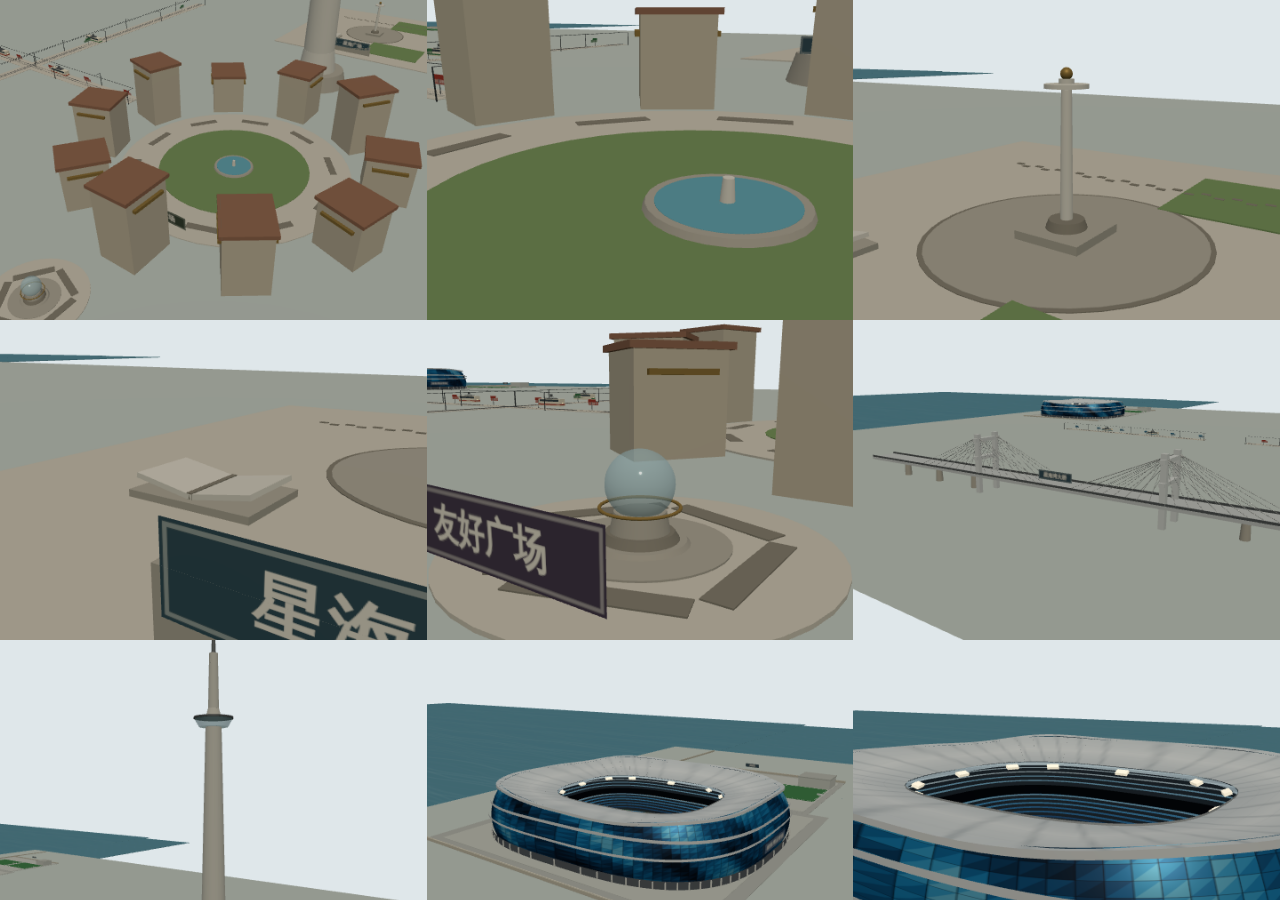
<file: tools/preview-dalian.html>
<!DOCTYPE html>
<html lang="zh-CN">
<meta charset="utf-8">
<title>大连 랜드마크 프리뷰</title>
<style>
  html, body { margin: 0; height: 100%; background: #dfe7ea; font-family: system-ui, sans-serif; }
  #views { position: fixed; inset: 0; display: grid; grid-template-columns: 1fr 1fr 1fr; grid-template-rows: 1fr 1fr 1fr; }
  canvas { display: block; width: 100%; height: 100%; }
  .tag { position: absolute; color: #23343b; font-size: 12px; font-weight: 600; padding: 4px 8px; }
</style>
<div id="views"></div>
<script src="../vendor/three.min.js"></script>
<script src="../city-dalian.js"></script>
<script src="../city-places.js"></script>
<script>
  // 마을 플랜 없이 랜드마크만 렌더 — 배치 검수용
  const plan = { buildings: [], facilities: [], places: [], roads: [], water: { x: 0, z: 0, w: 30, d: 516 } };
  const shots = [
    { name: '中山广场 전체', dist: 120, elev: 95, target: [231, 0, 20] },
    { name: '中山广场 중앙', dist: 34, elev: 16, target: [231, 3, 20] },
    { name: '星海广场 华表', dist: 44, elev: 22, target: [231, 10, -160] },
    { name: '星海广场 百年城雕', dist: 34, elev: 14, target: [209, 2, -140] },
    { name: '友好广场 水晶球', dist: 26, elev: 12, target: [231, 5, 100] },
    { name: '星海湾大桥', dist: 170, elev: 60, target: [0, 12, 245] },
    { name: '大连观光塔', dist: 210, elev: 120, target: [231, 110, -70] },
    { name: '梭鱼湾足球场', dist: 150, elev: 62, target: [-248, 12, -150] },
    { name: '梭鱼湾 · 지붕/파사드', dist: 78, elev: 34, target: [-248, 12, -150] },
    { name: '201 电车 · 兴工街', dist: 24, elev: 8, target: [30, 3.5, 0], time: 0.5 }
  ];
  const host = document.getElementById('views');
  shots.forEach((shot) => {
    const wrap = document.createElement('div');
    wrap.style.position = 'relative';
    host.appendChild(wrap);
    const canvas = document.createElement('canvas');
    wrap.appendChild(canvas);
    const tag = document.createElement('div');
    tag.className = 'tag'; tag.textContent = shot.name;
    wrap.appendChild(tag);

    const renderer = new THREE.WebGLRenderer({ canvas, antialias: true });
    renderer.setPixelRatio(1);
    renderer.setSize(480, 360, false);
    const scene = new THREE.Scene();
    scene.background = new THREE.Color('#dfe7ea');
    const camera = new THREE.PerspectiveCamera(38, 480 / 360, 1, 2000);
    camera.position.set(shot.target[0] + shot.dist * 0.7, shot.elev, shot.target[2] + shot.dist);
    camera.lookAt(new THREE.Vector3(...shot.target));
    scene.add(new THREE.HemisphereLight('#ffffff', '#7d8a80', 0.95));
    const sun = new THREE.DirectionalLight('#fff6e4', 0.85);
    sun.position.set(120, 220, 160);
    scene.add(sun);
    const ground = new THREE.Mesh(new THREE.PlaneGeometry(700, 700), new THREE.MeshStandardMaterial({ color: '#c9d2cc' }));
    ground.rotation.x = -Math.PI / 2; ground.position.y = -0.02;
    scene.add(ground);

    const controller = CityDalian.create(THREE, {}, plan);
    scene.add(controller.group);
    controller.update(Number.isFinite(shot.time) ? shot.time : 12);
    renderer.render(scene, camera);
  });
  window.__ready = true;
</script>
</html>
</file>
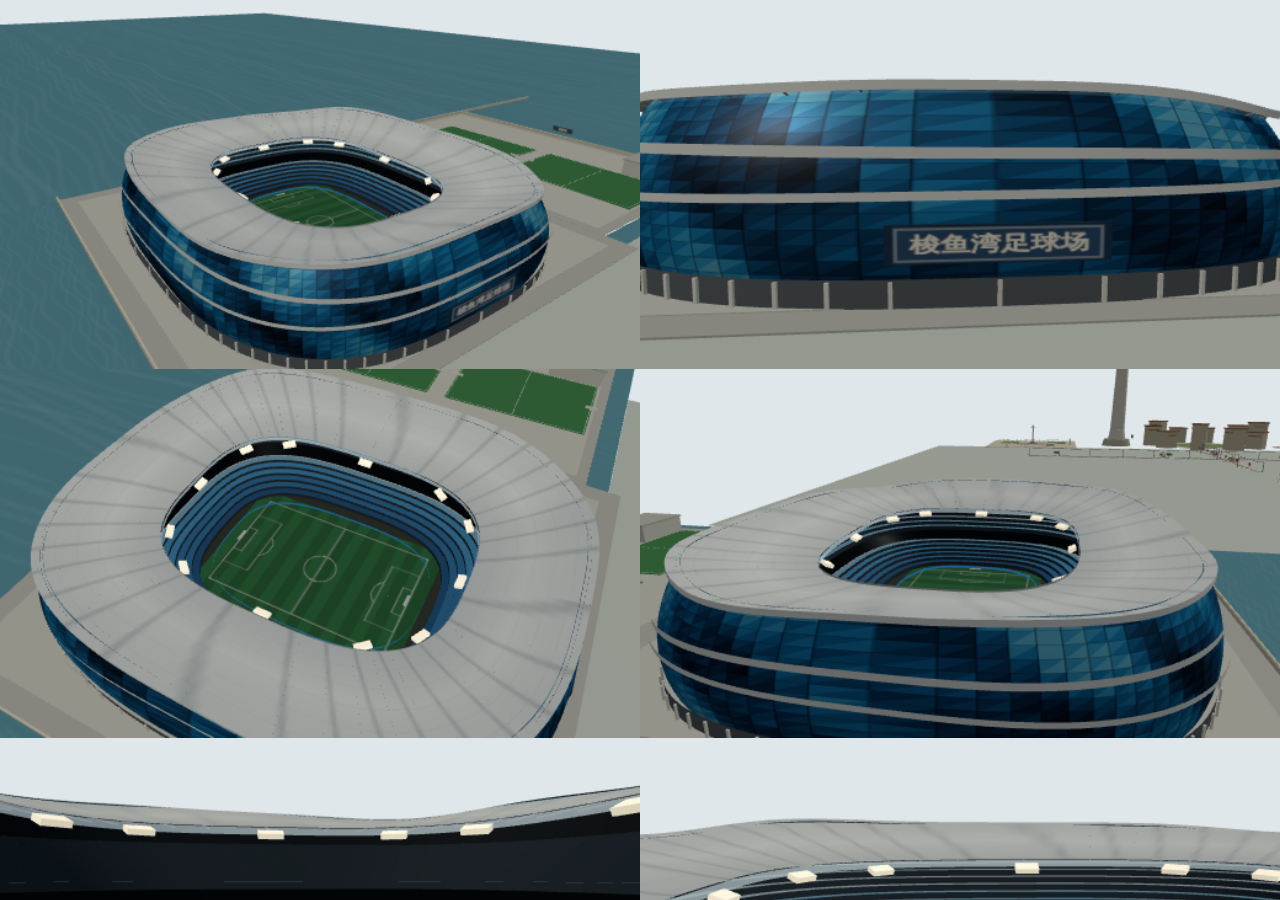
<file: tools/preview-stadium.html>
<!DOCTYPE html>
<html lang="zh-CN">
<meta charset="utf-8">
<title>梭鱼湾足球场 프리뷰</title>
<style>
  html, body { margin: 0; height: 100%; background: #dfe7ea; font-family: system-ui, sans-serif; }
  #views { position: fixed; inset: 0; display: grid; grid-template-columns: 1fr 1fr; grid-template-rows: repeat(3, 1fr); }
  canvas { display: block; width: 100%; height: 100%; }
  .tag { position: absolute; color: #23343b; font-size: 12px; font-weight: 600; padding: 4px 8px; }
</style>
<div id="views"></div>
<script src="../vendor/three.min.js"></script>
<script src="../city-dalian.js"></script>
<script>
  // 축구장 단독 검수 — 마을 플랜 없이 랜드마크만 렌더.
  // ?shot=N 이면 그 한 컷만 크게(1000×640) 렌더한다.
  const plan = { buildings: [], facilities: [], places: [], roads: [], water: { x: 0, z: 0, w: 30, d: 516 } };
  const CX = -248, CZ = -150;
  // az: 카메라 방위(라디안, 0 = +x 동쪽), dist: 수평 거리, elev: 카메라 높이
  const shots = [
    { name: '동쪽 3/4 · 전체', az: 0.62, dist: 132, elev: 66, target: [CX, 12, CZ] },
    { name: '정면 · 이름 간판', az: 0.10, dist: 82, elev: 16, target: [CX + 20, 8, CZ] },
    { name: '지붕 · 오쿨루스', az: 1.10, dist: 74, elev: 96, target: [CX, 6, CZ] },
    { name: '서쪽 · 파도 지붕', az: 2.95, dist: 108, elev: 44, target: [CX, 12, CZ] },
    { name: '그라운드 안', az: 0.2, dist: 34, elev: 9, target: [CX, 6, CZ] },
    { name: '위 단 · 좌석/스크린', az: 1.6, dist: 46, elev: 22, target: [CX - 10, 12, CZ] },
    { name: '공중 · 삼면의 바다', az: 2.35, dist: 210, elev: 170, target: [CX - 40, 4, CZ] }
  ];
  const only = new URLSearchParams(location.search).get('shot');
  const W = only !== null ? 1000 : 520, H = only !== null ? 640 : 300;
  const host = document.getElementById('views');
  if (only !== null) {
    host.style.gridTemplateColumns = '1fr';
    host.style.gridTemplateRows = '1fr';
  }
  const list = only !== null ? [shots[Number(only) % shots.length]] : shots;
  list.forEach((shot) => {
    const wrap = document.createElement('div');
    wrap.style.position = 'relative';
    host.appendChild(wrap);
    const canvas = document.createElement('canvas');
    wrap.appendChild(canvas);
    const tag = document.createElement('div');
    tag.className = 'tag'; tag.textContent = shot.name;
    wrap.appendChild(tag);

    const renderer = new THREE.WebGLRenderer({ canvas, antialias: true });
    renderer.setPixelRatio(1);
    renderer.setSize(W, H, false);
    const scene = new THREE.Scene();
    scene.background = new THREE.Color('#dfe7ea');
    const camera = new THREE.PerspectiveCamera(40, W / H, 1, 3000);
    camera.position.set(
      shot.target[0] + Math.cos(shot.az) * shot.dist,
      shot.elev,
      shot.target[2] + Math.sin(shot.az) * shot.dist
    );
    camera.lookAt(new THREE.Vector3(...shot.target));
    scene.add(new THREE.HemisphereLight('#ffffff', '#7d8a80', 0.95));
    const sun = new THREE.DirectionalLight('#fff6e4', 0.85);
    sun.position.set(120, 220, 160);
    scene.add(sun);
    // 마을 지반(±190 × ±258)만 깔아 둔다 — 그 밖은 梭鱼湾의 바다가 보이도록
    const ground = new THREE.Mesh(new THREE.PlaneGeometry(380, 516), new THREE.MeshStandardMaterial({ color: '#c9d2cc' }));
    ground.rotation.x = -Math.PI / 2; ground.position.y = -0.02;
    scene.add(ground);

    const controller = CityDalian.create(THREE, {}, plan);
    scene.add(controller.group);
    const dark = new URLSearchParams(location.search).get('night') === '1';
    if (dark) {
      scene.background = new THREE.Color('#0d1620');
      scene.children.forEach(o => { if (o.isHemisphereLight) o.intensity = 0.35; if (o.isDirectionalLight) o.intensity = 0.18; });
      ground.material.color.set('#2a3238');
    }
    controller.update(12, dark ? { night: 1 } : null, dark ? 79200 : 43200);
    renderer.render(scene, camera);
  });
  window.__ready = true;
</script>
</html>
</file>
<file: style.css>
:root {
  color-scheme: light;
  --paper: #f3f7fa;
  --ink: #213a4b;
  --muted: #6b7f8e;
  --line: #d7e1e8;
  --accent: #147f9d;
  --accent-hover: #086b88;
  --glass: #63a8bb;
  font-family: "PingFang SC", "Microsoft YaHei", "Noto Sans SC", sans-serif;
  color: var(--ink);
  background: var(--paper);
  font-synthesis: none;
  text-rendering: optimizeLegibility;
  -webkit-font-smoothing: antialiased;
}
* { box-sizing: border-box; }
body { margin: 0; min-width: 280px; }
button, input, output { font: inherit; }
button, a, input, summary { -webkit-tap-highlight-color: transparent; }
button, input { color: inherit; }
button { cursor: pointer; border: 0; background: transparent; transition: background-color 160ms ease, color 160ms ease, border-color 160ms ease; }
a { color: inherit; text-decoration: none; }
button:focus-visible, a:focus-visible, summary:focus-visible, input:focus-visible { outline: 2px solid var(--accent); outline-offset: 4px; }
button:disabled { opacity: .5; cursor: default; }
.sr-only { position: absolute; width: 1px; height: 1px; padding: 0; margin: -1px; overflow: hidden; clip: rect(0, 0, 0, 0); white-space: nowrap; border: 0; }
.topbar { height: 65px; display: flex; align-items: center; justify-content: space-between; gap: 20px; padding: 0 32px; border-bottom: 1px solid var(--line); background: #fbfdff; }
.brand { display: inline-flex; align-items: center; gap: 11px; font-size: 14px; font-weight: 600; letter-spacing: .08em; }
.brand-mark { flex: 0 0 auto; color: var(--accent); }
.brand-separator { margin: 0 9px; color: #afc0cc; font-weight: 400; }
.brand-subtitle { font-size: 12px; font-weight: 400; letter-spacing: .12em; }
.back-link { font-size: 11px; color: var(--muted); }
.back-link span { margin-left: 8px; font-size: 16px; }
.back-link:hover { color: var(--accent); }
.version-nav { display: flex; align-items: center; gap: 20px; }
.back-link.back-site { padding: 5px 11px; border: 1px solid #9ab8c9; border-radius: 2px; color: var(--accent); }
.back-link.back-site:hover { border-color: var(--accent); }
.life-summary { display: flex; gap: 18px; margin: 16px 0 0; color: var(--muted); font-size: 10px; }
.life-summary b { color: var(--accent); font: 14px Consolas, monospace; }
.workspace { display: grid; grid-template-columns: 252px minmax(0, 1fr); gap: 28px; min-height: calc(100svh - 65px); padding: 25px 28px 17px 32px; }
.controls { min-width: 0; padding: 10px 20px 0 0; }
.introduction { margin-bottom: 31px; }
.eyebrow { margin: 0 0 13px; color: var(--accent); font-size: 9px; letter-spacing: .16em; line-height: 1.5; }
h1 { margin: 0; font-size: 28px; line-height: 1.55; letter-spacing: -.045em; font-weight: 600; }
.intro-copy { margin: 14px 0 0; color: var(--muted); font-size: 11px; line-height: 1.95; }
.blender-preview { min-width: 0; padding-top: 16px; border-top: 1px solid var(--line); }
.blender-preview h2 { margin: 0 0 9px; font-size: 12px; font-weight: 600; letter-spacing: .035em; }
.blender-hint { margin: 2px 0 11px; color: var(--muted); font-size: 10px; line-height: 1.6; }
.blender-actions { display: flex; align-items: center; gap: 12px; min-width: 0; }
.blender-actions .button { min-height: 32px; padding: 0 11px; font-size: 10px; }
#blender-status { min-width: 0; color: var(--muted); font-size: 10px; line-height: 1.5; overflow-wrap: anywhere; }
#blender-toggle:disabled { cursor: default; opacity: .5; }
.control-section { margin-top: 24px; padding-top: 20px; border-top: 1px solid var(--line); }
.section-heading { display: flex; align-items: center; justify-content: space-between; margin-bottom: 16px; }
.section-heading h2 { margin: 0; font-size: 12px; font-weight: 600; letter-spacing: .045em; }
.section-number { color: #8da3b1; font: 10px "SFMono-Regular", Consolas, monospace; }
.seed-field { display: grid; grid-template-columns: 32px minmax(0, 1fr) 32px; height: 40px; margin-bottom: 10px; border: 1px solid #c4d3de; border-radius: 2px; background: #fbfdff; }
.seed-step { padding: 0; font-size: 18px; font-weight: 400; }
.seed-step:hover { background: #e6f0f5; }
#seed-input { display: block; width: 100%; min-width: 0; border: 0; background: transparent; text-align: center; font: 13px "SFMono-Regular", Consolas, monospace; letter-spacing: .07em; line-height: 40px; color: #41697e; }
#seed-input::-webkit-inner-spin-button, #seed-input::-webkit-outer-spin-button { -webkit-appearance: none; margin: 0; }
.button { display: inline-flex; align-items: center; justify-content: center; gap: 9px; min-height: 39px; padding: 0 15px; border: 1px solid transparent; border-radius: 2px; font-size: 11px; letter-spacing: .035em; white-space: nowrap; }
.button-primary { width: 100%; background: var(--accent); color: #f8fdff; }
.button-primary:hover { background: var(--accent-hover); }
.button-outline { border-color: #c4d3de; background: #fbfdff; }
.button-outline:hover { background: #e6f1f6; border-color: #9ab8c9; }
.range-control + .range-control { margin-top: 22px; }
.field-heading { display: flex; align-items: center; justify-content: space-between; gap: 12px; margin-bottom: 8px; font-size: 11px; }
output { color: #41697e; font: 11px "SFMono-Regular", Consolas, monospace; font-variant-numeric: tabular-nums; }
input[type="range"] { width: 100%; height: 18px; margin: 0; padding: 0; appearance: none; -webkit-appearance: none; cursor: pointer; background: transparent; accent-color: var(--accent); }
input[type="range"]::-webkit-slider-runnable-track { height: 2px; background: #c4d3de; border-radius: 1px; }
input[type="range"]::-moz-range-track { height: 2px; background: #c4d3de; border-radius: 1px; }
input[type="range"]::-webkit-slider-thumb { appearance: none; -webkit-appearance: none; width: 11px; height: 11px; margin-top: -4.5px; border-radius: 50%; border: 2px solid var(--paper); background: var(--accent); box-shadow: 0 0 0 1px var(--accent); }
input[type="range"]::-moz-range-thumb { width: 8px; height: 8px; border-radius: 50%; border: 2px solid var(--paper); background: var(--accent); box-shadow: 0 0 0 1px var(--accent); }
.range-hints { display: flex; justify-content: space-between; margin-top: 1px; color: #8096a5; font-size: 9px; }
.speed-control { margin-bottom: 15px; }
.check-row { display: flex; align-items: center; justify-content: space-between; min-height: 30px; font-size: 11px; }
.check-row label { cursor: pointer; }
input[type="checkbox"] { width: 14px; height: 14px; margin: 0; accent-color: var(--accent); cursor: pointer; }
.light-control { min-width: 0; margin-top: 18px; padding-top: 14px; border-top: 1px solid var(--line); }
.light-control .field-heading { margin-bottom: 5px; }
.light-control label { font-weight: 500; }
.light-control + .material-details { margin-top: 14px; }
.material-details { margin-top: 18px; padding: 16px 0; border-top: 1px solid var(--line); border-bottom: 1px solid var(--line); }
.material-details summary { display: flex; justify-content: space-between; align-items: center; gap: 16px; list-style: none; cursor: pointer; font-size: 11px; }
.material-details summary::-webkit-details-marker { display: none; }
.details-plus { color: var(--muted); font-size: 17px; font-weight: 300; line-height: 12px; }
.material-details[open] .details-plus { transform: rotate(45deg); }
.material-fields { padding-top: 13px; }
.color-field { display: flex; align-items: center; justify-content: space-between; min-height: 35px; gap: 12px; font-size: 11px; color: var(--muted); }
input[type="color"] { width: 29px; height: 24px; padding: 2px; border: 1px solid #c4d3de; background: transparent; border-radius: 1px; cursor: pointer; }
input[type="color"]::-webkit-color-swatch-wrapper { padding: 0; }
input[type="color"]::-webkit-color-swatch { border: 0; }
.sidebar-actions { display: grid; grid-template-columns: 1fr auto; align-items: center; gap: 14px; margin-top: 18px; }
.text-button { padding: 8px 0; color: var(--muted); font-size: 10px; }
.text-button:hover { color: var(--accent); }
.scene-panel { display: flex; flex-direction: column; min-width: 0; align-self: start; }
.scene-header { display: flex; align-items: center; justify-content: space-between; gap: 20px; min-height: 39px; padding: 0 0 14px; }
.scene-title { display: flex; align-items: center; gap: 9px; min-width: 0; font-size: 11px; white-space: nowrap; }
.status-dot { width: 5px; height: 5px; flex-shrink: 0; border-radius: 50%; background: #45a0b7; }
.scene-divider { margin: 0 3px; color: #bed0dc; }
#phase-name { color: var(--muted); }
.view-controls { display: flex; flex-shrink: 1; flex-wrap:wrap; justify-content:flex-end; gap: 1px; }
#sky-view { width:92px; border:1px solid var(--line); background:var(--paper); padding-right:2px; }
.view-button { min-width: 46px; min-height: 26px; padding: 3px 8px; border-radius: 1px; color: var(--muted); font-size: 10px; }
.view-button:hover { color: var(--ink); background: #e6f1f6; }
.view-button.is-active, .view-button[aria-pressed="true"] { color: #086b88; background: #dbeef5; box-shadow: inset 0 -1px #9ec7d8; }
.model-frame { position: relative; display: flex; flex: 1 1 auto; min-width: 0; min-height: 580px; border: 1px solid var(--line); background: #e8eff4; }
#stage { position: relative; width: 100%; min-width: 0; min-height: 580px; height: max(580px, calc(100svh - 219px)); overflow: hidden; }
#stage canvas { display: block; max-width: 100%; touch-action: none; outline: none; }
.frame-note { position: absolute; z-index: 2; pointer-events: none; color: #708b9c; font: 9px "SFMono-Regular", Consolas, monospace; letter-spacing: .055em; }
/* 入夜之后盘面是深蓝灰，这几行叠在画布上的注记原本是给白底配的深灰蓝，不翻就会直接糊进
   背景里（第一版夜帧就是这样：「144 层已落成」看不见）。翻转条件用 daylight 而不是
   isNight——切换落在晨昏斜坡的中段，那时背景本来就在快速变暗，肉眼看不出跳。 */
html[data-sky="dark"] .frame-note { color: #9db4c8; }
html[data-sky="dark"] .frame-bottom-left b { color: #d3e3ef; }
html[data-sky="dark"] .drawing-cross { color: #8fb0c6; }
.frame-top-left { left: 23px; top: 20px; display: flex; align-items: center; gap: 10px; }
.drawing-cross { font-size: 20px; font-weight: 300; line-height: 12px; color: #6895aa; }
.note-slash { color: #afc4d1; }
.frame-bottom-left { left: 23px; bottom: 19px; display: flex; gap: 20px; font-family: inherit; letter-spacing: .02em; }
.frame-bottom-left b { margin-right: 4px; font: 12px "SFMono-Regular", Consolas, monospace; font-weight: 400; color: #3f687f; font-variant-numeric: tabular-nums; }
.frame-bottom-right { right: 23px; bottom: 19px; display: flex; flex-direction: column; align-items: center; gap: 3px; }
.north-mark { font-size: 25px; line-height: 23px; }
#loading { position: absolute; z-index: 5; inset: 0; display: flex; align-items: center; justify-content: center; gap: 12px; background: #e8eff4; color: var(--muted); font-size: 12px; }
#loading[hidden] { display: none; }
.loading-mark { display: block; width: 18px; height: 18px; border: 1px solid #adc6d4; border-right-color: var(--accent); transform: rotate(30deg); animation: loading-turn 1.8s linear infinite; }
@keyframes loading-turn { to { transform: rotate(390deg); } }
.playback-bar { display: flex; align-items: center; gap: 21px; min-height: 64px; border-bottom: 1px solid var(--line); flex-wrap: wrap; }
/* 两条滑杆各占一份弹性：宽屏时并排，窄屏时整条换行，谁也不挤谁。
   （日常时钟是后加的，不加这条的话它会先把营造进度条压成一条缝。） */
.timeline-control { flex: 1 1 220px; }
.day-control { flex: 1 1 330px; }
.playback-buttons { display: flex; align-items: center; gap: 8px; flex-shrink: 0; }
.button-play { min-height: 32px; padding: 0 12px; background: var(--ink); color: var(--paper); font-size: 10px; }
.button-play:hover { background: #35617b; }
.replay-button { display: grid; place-items: center; width: 30px; height: 32px; color: var(--muted); }
.replay-button:hover { color: var(--accent); background: #e7f1f7; }
.timeline-control { display: flex; align-items: center; gap: 14px; min-width: 0; flex: 1; }
#timeline { display: block; min-width: 0; }
#timeline::-webkit-slider-thumb { background: var(--accent); box-shadow: 0 0 0 1px var(--accent); }
#timeline::-moz-range-thumb { background: var(--accent); box-shadow: 0 0 0 1px var(--accent); }
.progress-label { min-width: 30px; color: var(--accent); text-align: right; font: 10px "SFMono-Regular", Consolas, monospace; font-variant-numeric: tabular-nums; }
.time-label { min-width: 56px; color: var(--muted); text-align: right; font: 10px "SFMono-Regular", Consolas, monospace; font-variant-numeric: tabular-nums; }
/* 双时钟（§5.1）：上面那条滑杆管 40 秒的营造动画，这一条管 24 小时的日常时钟。
   标签用等宽数字，否则每走一分钟整行都会左右抖。 */
.day-control { display: flex; align-items: center; gap: 10px; min-width: 0; flex: 1; }
.day-control input[type="range"] { flex: 1; min-width: 56px; }
.day-label { min-width: 176px; color: var(--ink); font: 10px "SFMono-Regular", Consolas, monospace; font-variant-numeric: tabular-nums; white-space: nowrap; }
.day-speed { display: flex; gap: 4px; flex: none; }
.day-speed .view-button { min-width: 32px; padding: 3px 6px; font-size: 10px; }
.scene-footer { display: flex; align-items: center; justify-content: space-between; gap: 20px; min-height: 35px; color: #7e94a3; font-size: 9px; }
.scene-footer p { margin: 10px 0 0; }
.scene-footer span { margin: 0 8px; color: #b5c7d3; }
.footer-signature { letter-spacing: .08em; }
.touch-hint { display: none; }
@media (min-width: 761px) and (min-height: 740px) {
  .scene-panel { position: sticky; top: 16px; }
}
@media (min-width: 1600px) {
  .workspace { grid-template-columns: 264px minmax(0, 1fr); gap: 35px; padding-left: 40px; padding-right: 36px; }
  .topbar { padding-right: 40px; padding-left: 40px; }
  .controls { padding-right: 23px; }
}
@media (max-width: 1090px) {
  .topbar { padding: 0 22px; }
  .workspace { grid-template-columns: 220px minmax(0, 1fr); gap: 17px; padding: 22px 20px 15px 22px; }
  .controls { padding-right: 10px; }
  h1 { font-size: 26px; }
  .scene-title { gap: 6px; font-size: 10px; }
  .scene-divider { display: none; }
  #phase-name { margin-left: 3px; }
  .view-button { min-width: 38px; padding: 3px 6px; }
  .playback-bar { gap: 12px; }
  .time-label { display: none; }
  .footer-signature { display: none; }
}
@media (max-width: 760px) {
  .topbar { height: 57px; padding: 0 19px; }
  .brand { gap: 9px; font-size: 13px; letter-spacing: .04em; }
  .brand-mark { width: 22px; height: 22px; }
  .brand-separator { margin: 0 5px; }
  .brand-subtitle { font-size: 10px; }
  .back-link { font-size: 10px; }
  .back-link span { margin-left: 3px; }
  .workspace { display: flex; flex-direction: column; gap: 29px; min-height: calc(100svh - 57px); padding: 15px 15px 30px; }
  .scene-panel { order: 0; width: 100%; }
  .controls { order: 1; display: grid; grid-template-columns: 1fr 1fr; gap: 23px 28px; padding: 0 9px; width: 100%; }
  .introduction { grid-column: 1 / -1; margin-bottom: 0; }
  .blender-preview { grid-column: 1 / -1; }
  .eyebrow { margin-bottom: 8px; }
  h1 { font-size: 25px; line-height: 1.5; }
  h1 br { display: none; }
  .intro-copy { margin-top: 8px; font-size: 11px; }
  .intro-copy br { display: none; }
  .control-section { margin: 0; padding-top: 17px; }
  .seed-section { grid-column: 1 / -1; }
  .seed-field { margin-bottom: 9px; }
  .light-control { grid-column: 1 / -1; margin: 0; padding-top: 16px; }
  .light-control + .material-details { margin-top: 0; }
  .material-details { grid-column: 1 / -1; margin: 0; padding: 16px 0; }
  .sidebar-actions { grid-column: 1 / -1; margin-top: -7px; }
  .scene-header { min-height: 34px; gap: 8px; padding-bottom: 10px; }
  .scene-title { gap: 6px; font-size: 10px; }
  #phase-name { display: none; }
  .view-button { min-width: 37px; min-height: 26px; font-size: 10px; }
  .model-frame { min-height: 340px; }
  #stage { min-height: 340px; height: clamp(340px, 96vw, 500px); }
  .frame-top-left { top: 15px; left: 14px; gap: 6px; font-size: 8px; }
  .frame-bottom-left { bottom: 16px; left: 15px; gap: 14px; font-size: 8px; }
  .frame-bottom-left b { font-size: 11px; }
  .frame-bottom-right { right: 15px; bottom: 15px; }
  .playback-bar { min-height: 59px; gap: 10px; }
  .button-play { padding: 0 10px; }
  .playback-buttons { gap: 3px; }
  .replay-button { width: 25px; }
  .timeline-control { gap: 9px; }
  .progress-label { min-width: 29px; }
  .scene-footer { min-height: 29px; justify-content: center; font-size: 9px; }
  .scene-footer p { margin-top: 10px; }
  .scene-footer span { margin: 0 7px; }
  .scene-footer .desktop-hint { display: none; }
  .scene-footer .touch-hint { display: block; }
}
@media (max-width: 360px) {
  .brand-subtitle, .brand-separator { display: none; }
  .controls { gap: 22px 20px; padding: 0 4px; }
  h1 { font-size: 23px; }
  .workspace { padding-left: 10px; padding-right: 10px; }
}
@media (prefers-reduced-motion: reduce) {
  *, *::before, *::after { transition-duration: 0.01ms !important; animation-duration: 0.01ms !important; animation-iteration-count: 1 !important; }
}
.facility-controls { display: grid; grid-template-columns: repeat(4, 1fr); gap: 4px; margin: 13px 0 12px; padding: 4px; background: #eaf0f4; border-radius: 5px; }
.housing-actions { display: flex; align-items: center; gap: 8px; margin: 8px 0 14px; }
.housing-actions select { min-width: 0; flex: 1; padding: 7px 5px; border: 1px solid var(--line); border-radius: 3px; background: #fafcfb; color: var(--ink); font: inherit; font-size: 10px; }
.housing-actions select:focus-visible { outline: 2px solid var(--accent); outline-offset: 3px; }
.housing-actions .view-button { border: 1px solid var(--line); min-height: 30px; }
.layout-cell[data-kind="housing"] { --lot-paper: #e9e6db; --lot-ink: #847659; }
.layout-editor[hidden] { display: none; }
/* The editor is a 4×6 board now, six rows taller than the strip it replaced, so it
   scrolls instead of pushing 撤销/恢复 out of the frame on a short window. */
.layout-editor { flex: 0 0 272px; width: 272px; align-self: stretch; z-index: 3; padding: 22px 18px; background: #f7fafb; border-left: 1px solid var(--line); overflow-y: auto; }
.model-frame.is-editing #stage { width: calc(100% - 272px); }
.model-frame.is-editing .frame-bottom-right { right: 287px; }
.layout-heading { display: flex; align-items: start; justify-content: space-between; gap: 8px; margin-bottom: 24px; }
.layout-heading .eyebrow { margin: 0 0 7px; font-size: 8px; }
.layout-heading h2 { margin: 0; font-size: 13px; line-height: 1.6; font-weight: 500; }
#layout-close { margin: -8px -8px 0 0; width: 28px; height: 28px; font-size: 22px; color: var(--muted); }
.layout-editor label, .layout-step { display: block; font-size: 10px; color: #4e6c7c; margin: 0 0 9px; }
#layout-facility { width: 100%; padding: 10px; font: inherit; font-size: 12px; color: var(--ink); background: #fff; border: 1px solid #bed0da; border-radius: 4px; margin-bottom: 22px; }
#layout-facility:focus-visible { outline: 2px solid var(--accent); outline-offset: 3px; }
.layout-compass { display: flex; justify-content: space-between; margin: 0 0 9px; color: #78939f; font-size: 9px; }
/* 4 columns × 6 rows with the canal still owning the middle track: the strip used to
   stop at row 5, which left the two inserted rows (the 小学部 band to the north and the
   大学 band to the south) standing on dry paper. Cell height drops so six rows fit the
   same editor instead of trading the 撤销/恢复 buttons for a scrollbar. */
.layout-grid { display: grid; grid-template-columns: 1fr 1fr 10px 1fr 1fr; gap: 4px; position: relative; }
.layout-grid::before { content: ''; grid-column: 3; grid-row: 1 / 7; background: repeating-linear-gradient(0deg, #d3e9ee 0 15px, #c5e0e7 15px 16px); border-radius: 8px; }
.layout-cell { min-width: 0; min-height: 44px; padding: 5px 1px; background: var(--lot-paper, #e8eef2); border: 1px solid transparent; border-radius: 4px; color: var(--lot-ink, #688290); display: flex; flex-direction: column; align-items: center; justify-content: center; gap: 4px; }
.layout-cell span { font: 9px Consolas, monospace; opacity: .72; }
.layout-cell b { font-size: 10px; font-weight: 500; white-space: nowrap; }
.layout-cell[data-kind="hospital"] { --lot-paper: #dcece2; --lot-ink: #40745d; }
.layout-cell[data-kind="mall"] { --lot-paper: #f1dfd8; --lot-ink: #986653; }
.layout-cell[data-kind="secondary"] { --lot-paper: #f4e9cc; --lot-ink: #967244; }
.layout-cell[data-kind="park"], .layout-cell[data-kind="playground"] { --lot-paper: #e2ebcf; --lot-ink: #5e7950; }
.layout-cell[data-kind="amusement"] { --lot-paper: #ece2e8; --lot-ink: #967180; }
.layout-cell[data-kind="plaza"] { --lot-paper: #ebe8de; --lot-ink: #8b7957; }
.layout-cell[data-kind="station"] { --lot-paper: #dce7e8; --lot-ink: #456e73; }
/* T1's new programmes inherit the colour family of what they are made of: three
   campuses read like the school, the workshop and the market read like freight, and
   the small commercial block is a mall at neighbourhood scale. */
.layout-cell[data-kind="primary"], .layout-cell[data-kind="university"], .layout-cell[data-kind="library"] { --lot-paper: #f4e9cc; --lot-ink: #967244; }
.layout-cell[data-kind="workshop"], .layout-cell[data-kind="market"] { --lot-paper: #e3e7ea; --lot-ink: #5d6b72; }
.layout-cell[data-kind="annex-mall"] { --lot-paper: #f1dfd8; --lot-ink: #986653; }
/* `depot` reads like the hospital because that is the family city-facilities.js gave it
   in `paletteFor` — the lot editor's colours are meant to be the same three families,
   not a fourth opinion about what a block looks like. */
.layout-cell[data-kind="depot"] { --lot-paper: #dcece2; --lot-ink: #40745d; }
.layout-cell:hover:not(:disabled) { border-color: #5b9bb0; filter: brightness(.97); }
.layout-cell[aria-pressed="true"] { border-color: #147f9d; box-shadow: 0 0 0 1px #147f9d; }
.layout-cell:disabled { opacity: .3; }
.layout-status { min-height: 48px; margin: 15px 0 10px; font-size: 11px; line-height: 1.8; color: #3f6577; }
.layout-actions { display: flex; align-items: center; justify-content: space-between; gap: 8px; }
.layout-actions .button { min-height: 32px; padding: 0 9px; font-size: 10px; }
.layout-note { margin: 14px 0 0; color: #8a9ba5; font-size: 9px; line-height: 1.8; }
@media (max-width: 980px) {
  .scene-panel:has(.model-frame.is-editing) { position: static; }
  .model-frame.is-editing { flex-direction: column; }
  .model-frame.is-editing #stage { width: 100%; min-height: 230px; height: clamp(230px, 55vw, 340px); }
  .layout-editor { width: 100%; flex-basis: auto; border-left: 0; border-top: 1px solid var(--line); }
  .layout-grid { max-width: 380px; margin: 0 auto; }
  .layout-compass { max-width: 380px; margin-left: auto; margin-right: auto; }
  .model-frame.is-editing .frame-bottom-left, .model-frame.is-editing .frame-bottom-right { display: none; }
  .layout-heading { margin-bottom: 14px; }
  .layout-status { min-height: 0; }
  .layout-note { margin-bottom: 0; }
}
.facility-controls .view-button { min-width: 0; padding: 6px 3px; }
.fullscreen-button { margin-left: 7px; border-left: 1px solid #ccd8e1; border-radius: 0; padding-left: 12px; color: #27596f; }
.scene-header { flex-wrap: wrap; }
.view-controls { margin-left: auto; }
body.is-immersive { overflow: hidden; }
body.is-immersive #layout-toggle { display: none; }
/* The atlas embed: same immersive viewport, but the page furniture is removed
   outright instead of merely inert, so the iframe shows the bare canvas. */
body.is-immersive.embed .topbar, body.is-immersive.embed .controls, body.is-immersive.embed #atlas-back { display: none; }
.atlas-back { text-decoration: none; display: inline-flex; align-items: center; justify-content: center; }
body.is-immersive.embed .workspace { grid-template-columns: minmax(0, 1fr); gap: 0; padding: 6px 8px 8px; min-height: 100svh; }
body.is-immersive.embed .scene-panel { position: static; inset: auto; height: calc(100svh - 14px); padding: 6px 10px 0; }
body.is-immersive .scene-panel, .scene-panel:fullscreen {
  position: fixed; inset: 0; z-index: 1000; width: 100%; height: 100dvh;
  max-width: none; margin: 0; padding: 12px 20px 0; background: #f3f7fa;
  display: flex; flex-direction: column; box-sizing: border-box;
}
body.is-immersive .scene-header, .scene-panel:fullscreen .scene-header { flex: 0 0 auto; min-height: 38px; }
body.is-immersive .model-frame, .scene-panel:fullscreen .model-frame { flex: 1 1 0; min-height: 0; }
body.is-immersive #stage, .scene-panel:fullscreen #stage { position: absolute; inset: 0; min-height: 0; height: 100%; }
body.is-immersive .playback-bar, .scene-panel:fullscreen .playback-bar { flex: 0 0 auto; }
body.is-immersive .scene-footer, .scene-panel:fullscreen .scene-footer { display: none; }
@media (max-width: 760px) {
  .fullscreen-button { margin-left: 3px; padding-left: 8px; }
  body.is-immersive .scene-panel, .scene-panel:fullscreen { padding: 8px 10px 0; }
}

/* Warm community observation layer. */
:root { --paper:#f7f5ef; --ink:#343e39; --muted:#757d70; --line:#dddcd1; --accent:#56755d; --accent-hover:#38563e; }
.topbar {background:#fffef9;} .introduction{margin-bottom:18px;} .intro-copy{font-size:12px;}
.town-population{display:flex;gap:16px;font-size:11px;margin:16px 0 8px;color:var(--muted);}
.town-population b{font:600 22px Georgia,serif;color:var(--ink);margin-right:4px;}
.town-inspector{padding:16px 0 22px;border-top:1px solid var(--line);}
.town-observations{display:flex;flex-wrap:wrap;gap:5px;margin-bottom:14px;}
.town-observations button,.resident-tabs button{border:1px solid var(--line);padding:6px 8px;border-radius:4px;background:#fffef8;color:var(--ink);font-size:11px;}
.town-observations button:hover,.resident-tabs .is-active{background:#e1e9db;border-color:#93a28c;}
#town-building{width:100%;font-size:12px;background:#fffef9;border:1px solid var(--line);padding:9px;border-radius:4px;color:var(--ink);}
.building-heading{display:flex;align-items:center;justify-content:space-between;gap:8px;margin-top:18px;}
.building-heading h2{font-size:16px;margin:0;} #building-status{font-size:10px;color:var(--accent);white-space:nowrap;}
.building-present{display:flex;align-items:baseline;gap:8px;margin:10px 0;} .building-present b{font:32px Georgia,serif;} .building-present span{font-size:11px;color:var(--muted);}
#building-activities,#building-note{font-size:10px;line-height:1.8;color:var(--muted);margin:6px 0;} #building-note:empty{display:none;}
.resident-tabs{display:flex;gap:5px;margin:14px 0 7px;}
.resident-list{max-height:170px;overflow:auto;scrollbar-width:thin;border-top:1px solid var(--line);}
.resident-row{display:flex;width:100%;align-items:center;justify-content:space-between;gap:12px;padding:8px 4px;border-bottom:1px solid #e5e4d9;font-size:12px;text-align:left;}
.resident-row small{font-size:10px;color:var(--muted);} .resident-row:hover,.resident-row[aria-expanded=true]{background:#eaf0e3;}
.empty-note{font-size:11px;color:var(--muted);padding:12px 0;}
.resident-detail{padding:12px;margin-top:12px;background:#fffdf5;border-left:2px solid #b58b56;font-size:11px;}
.resident-detail h3,.resident-detail h4{font-size:12px;margin:0 0 8px;}.resident-detail h4{margin-top:14px;}
.resident-detail ol{list-style:none;padding:0;margin:0;max-height:220px;overflow:auto;}.resident-detail li{padding:5px 3px;font-size:10px;line-height:1.5;color:var(--muted);}.resident-detail .is-current{color:#3e6042;background:#eaf0e3;}
#day-prev,#day-next{min-width:24px;font-size:19px;padding:0 5px;} .day-control{flex:1 1 460px;} .day-label{white-space:nowrap;}
@media(min-width:1000px){.workspace{grid-template-columns:280px minmax(0,1fr);gap:22px;}.controls{height:calc(100svh - 105px);overflow-y:auto;scrollbar-width:thin;padding-right:16px;}.scene-panel{align-self:start;}}
@media(max-width:760px){.town-inspector{display:grid;grid-template-columns:1fr 1fr;column-gap:14px;}.town-observations,#town-building,.resident-detail{grid-column:1/-1;}.resident-list{max-height:145px;}.day-control{flex-basis:100%;flex-wrap:wrap;}.day-control input[type=range]{min-width:90px;}}

/* Drone collection stays accessible in the immersive city preview. */
.drone-library { display:inline-flex; align-items:center; gap:4px; }
.drone-library[hidden] { display:none; }
.drone-library select { max-width:142px; padding:3px 6px; min-height:26px; border:1px solid var(--line); background:#edf5f8; color:var(--ink); font:inherit; font-size:10px; }
body:has(.drone-library:not([hidden])) .scene-header { flex-wrap:wrap; gap:8px; }
body:has(.drone-library:not([hidden])) .view-controls { flex-wrap:wrap; }

/* 隐藏界面模式：全屏观景时让顶部操作条与底部播放条退场，画面占满。 */
.scene-panel { position: relative; }
body.ui-hidden .scene-header, body.ui-hidden .playback-bar, body.ui-hidden .scene-footer { display: none; }
body.ui-hidden .model-frame { flex: 1 1 0; min-height: 0; }
#show-ui { position: absolute; top: 10px; right: 10px; z-index: 40; padding: 8px 13px; border: 1px solid var(--line); border-radius: 999px; background: rgba(251, 253, 255, .82); color: var(--ink); font: 600 11px/1 inherit; letter-spacing: .06em; backdrop-filter: blur(6px); }
#show-ui[hidden] { display: none; }
#show-ui:not([hidden]) { display: inline-flex; }
@media (max-width:760px) {
  body.ui-hidden:not(.embed) #stage { height: calc(100svh - 22px); }
  body.ui-hidden:not(.embed) .model-frame { min-height: 0; }
}

/* 左上角镜头操作面板：桌面默认展开，触屏默认收起（js 控制），展开时 CITY STUDY 角标让位 */
.keys-hint { position: absolute; top: 14px; left: 14px; z-index: 8; width: 182px; border: 1px solid var(--line); border-radius: 8px; background: rgba(251, 253, 255, .86); backdrop-filter: blur(6px); overflow: hidden; }
.keys-hint[hidden] { display: none; }
.keys-hint-head { display: flex; align-items: center; justify-content: space-between; gap: 8px; padding: 8px 8px 7px 11px; font: 600 10px/1 inherit; letter-spacing: .09em; color: var(--ink); }
.keys-hint-head > span, .keys-hint-head button { white-space: nowrap; }
.keys-hint-head button { border: 1px solid rgba(51, 86, 107, .38); border-radius: 999px; background: #eef4f6; color: #33566b; font: 600 9px/1 inherit; letter-spacing: .05em; cursor: pointer; padding: 5px 9px; }
.keys-hint-head button:hover { background: #dfe9ee; color: var(--ink); }
.keys-hint-mode { display: flex; gap: 5px; padding: 0 11px 8px; border-bottom: 1px solid rgba(51, 86, 107, .16); }
.mode-chip { flex: 1; padding: 6px 0; border: 1px solid rgba(51, 86, 107, .35); border-radius: 6px; background: transparent; color: #33566b; font: 600 9.5px/1 inherit; letter-spacing: .04em; cursor: pointer; }
.mode-chip:hover { background: #eef4f6; }
.mode-chip[aria-pressed="true"] { background: #33566b; color: #f2ede1; border-color: #33566b; }
.keys-hint-body { padding: 7px 11px 9px; }
.keys-hint-body dl { margin: 0; display: grid; gap: 3px; }
.keys-hint-body dl > div { display: flex; align-items: baseline; justify-content: space-between; gap: 10px; }
.keys-hint-body dt { font: 600 9.5px/1.45 "SFMono-Regular", Consolas, monospace; color: #33566b; white-space: nowrap; }
.keys-hint-body dd { margin: 0; font: 9.5px/1.45 inherit; color: #5b7585; text-align: right; }
#keys-hint-open { position: absolute; top: 14px; left: 14px; z-index: 8; padding: 7px 12px; border: 1px solid rgba(51, 86, 107, .4); border-radius: 999px; background: rgba(251, 253, 255, .86); color: #33566b; font: 600 10px/1 inherit; letter-spacing: .08em; backdrop-filter: blur(6px); cursor: pointer; }
#keys-hint-open:hover { background: #eef4f6; }
.model-frame:has(.keys-hint:not([hidden])) .frame-top-left, .model-frame:has(#keys-hint-open:not([hidden])) .frame-top-left { opacity: 0; }
body.ui-hidden .keys-hint, body.ui-hidden #keys-hint-open { display: none; }
.model-frame:has(#joystick:not([hidden])) .frame-bottom-left { opacity: 0; }
.fps-hint { transition: opacity .45s ease; }
.fps-hint.is-faded { opacity: .25; }
html[data-sky="dark"] .joy-base { border-color: rgba(210, 232, 244, .5); background: rgba(16, 34, 46, .45); }
html[data-sky="dark"] .joy-knob { background: rgba(238, 246, 248, .92); border-color: rgba(210, 232, 244, .6); }
@media (max-width: 760px) { .keys-hint, #keys-hint-open { top: 10px; left: 10px; } .keys-hint { width: 170px; } }

/* 操作模式：左下移动轮盘（MOBA 触屏）与键鼠模式提示条 */
.joystick { position: absolute; left: 18px; bottom: 18px; z-index: 12; touch-action: none; user-select: none; }
.joy-base { width: 104px; height: 104px; border-radius: 50%; border: 1.5px solid rgba(28, 48, 62, .58); background: rgba(24, 42, 56, .26); backdrop-filter: blur(3px); position: relative; box-shadow: 0 2px 12px rgba(24, 42, 56, .22); }
.joy-base::after { content: ""; position: absolute; inset: 30px; border-radius: 50%; border: 1px dashed rgba(232, 243, 249, .38); }
.joy-knob { position: absolute; left: 50%; top: 50%; width: 46px; height: 46px; margin: -23px 0 0 -23px; border-radius: 50%; background: rgba(250, 253, 255, .93); border: 1.5px solid rgba(28, 48, 62, .5); box-shadow: 0 3px 14px rgba(20, 38, 52, .35); }
.joy-knob::after { content: "✥"; position: absolute; inset: 0; display: flex; align-items: center; justify-content: center; font-size: 15px; color: #33566b; }
.fps-hint { position: absolute; left: 50%; top: 16px; transform: translateX(-50%); z-index: 14; padding: 8px 16px; border: 1px solid var(--line); border-radius: 999px; background: rgba(251, 253, 255, .88); backdrop-filter: blur(6px); font: 600 10.5px/1 inherit; letter-spacing: .06em; color: #33566b; pointer-events: none; }
body.ui-hidden .fps-hint { display: none; }
@media (max-width: 760px) { .joystick { left: 12px; bottom: 12px; } .joy-base { width: 96px; height: 96px; } .joy-base::after { inset: 27px; } }

/* ── 街上的人：hover 标签 · 选中卡片 · 跟随（2026-11-05） ───────────────── */
.person-hint {
  position: absolute; z-index: 4; transform: translate(-50%, -160%);
  padding: 4px 8px; border: 1px solid var(--line); border-radius: 2px;
  background: #fbfdff; color: var(--ink); font-size: 11px; line-height: 1.2;
  letter-spacing: .02em; white-space: nowrap; pointer-events: none;
}
.person-hint[hidden] { display: none; }
#stage.is-over-person canvas { cursor: pointer; }
.person-card {
  position: absolute; right: 20px; bottom: 62px; z-index: 6; width: 224px;
  padding: 11px 13px 12px; border: 1px solid var(--line); border-radius: 2px;
  background: #fbfdff; text-align: left;
}
.person-card[hidden] { display: none; }
.person-card.is-open { display: block; }
.person-card-head { display: flex; align-items: center; justify-content: space-between; gap: 8px; }
.person-card-eyebrow { color: var(--muted); font: 9px/1 "SFMono-Regular", Consolas, monospace; letter-spacing: .12em; }
.person-card-head button { width: 20px; height: 20px; border: 1px solid var(--line); border-radius: 2px; color: var(--muted); font-size: 13px; line-height: 1; }
.person-card-head button:hover { border-color: var(--accent); color: var(--accent); }
.person-card h3 { margin: 8px 0 4px; font-size: 15px; font-weight: 600; letter-spacing: .01em; }
.person-card-meta { margin: 0 0 6px; color: var(--muted); font-size: 11px; line-height: 1.5; }
.person-card-id { margin: 0; color: #8ba2b1; font: 9px/1.4 "SFMono-Regular", Consolas, monospace; letter-spacing: .06em; }
.person-card-hint { margin: 5px 0 0; color: #9db0bd; font-size: 9.5px; line-height: 1.5; }
.person-card-actions { display: flex; gap: 6px; margin-top: 10px; }
.person-card-actions .view-button { flex: 1 1 auto; padding: 6px 8px; font-size: 11px; border: 1px solid var(--line); border-radius: 2px; color: var(--accent); }
.person-card-actions .view-button:hover { border-color: var(--accent); background: #eef6f8; }
@media (max-width: 760px) {
  .person-card { right: 12px; left: 12px; bottom: 54px; width: auto; }
  .person-hint { font-size: 10px; }
}

/* 选中的人说的话：跟随他移动的小气泡（2026-11-05） */
.person-voice {
  position: absolute; z-index: 5; transform: translate(-50%, -190%);
  max-width: 150px; padding: 4px 7px; border: 1px solid var(--line);
  background: #fffef9; color: #3d5666; font-size: 10.5px; line-height: 1.35;
  letter-spacing: .01em; white-space: nowrap; pointer-events: none;
}
.person-voice::after {
  content: ""; position: absolute; left: 50%; bottom: -4px; width: 6px; height: 6px;
  margin-left: -3px; border-right: 1px solid var(--line); border-bottom: 1px solid var(--line);
  background: #fffef9; transform: rotate(45deg);
}
.person-voice[hidden] { display: none; }
.person-card-actions .person-step { flex: 0 0 26px; padding: 6px 0; font-size: 13px; line-height: 1; }
</file>
<file: multiplayer.css>
/* 大连town 멀티플레이 UI — 평평한 종이/바다색 톤, 그라디언트 없음 */
#mp {
  position: fixed;
  right: 18px;
  bottom: 18px;
  z-index: 60;
  font-family: "Noto Sans SC", "PingFang SC", "Microsoft YaHei", system-ui, sans-serif;
  color: #17323d;
}
#mp * { box-sizing: border-box; }
.mp-btn {
  appearance: none;
  border: 1px solid #b9cbd3;
  background: #f7f3ea;
  color: #17323d;
  font: 500 13px/1 inherit;
  letter-spacing: .01em;
  padding: 10px 14px;
  border-radius: 8px;
  cursor: pointer;
  display: inline-flex;
  align-items: center;
  gap: 7px;
}
.mp-btn:hover { border-color: #0e4c63; }
.mp-btn[disabled] { opacity: .5; cursor: default; }
.mp-btn.primary { background: #0e4c63; border-color: #0e4c63; color: #f6f1e2; }
.mp-dot { width: 7px; height: 7px; border-radius: 50%; background: #b6c2c7; }
.mp-dot.on { background: #3f8f6a; }

#mp-hud {
  position: fixed;
  left: 18px;
  bottom: 18px;
  z-index: 60;
  width: 268px;
  background: #f7f3ea;
  border: 1px solid #cfd8d2;
  border-radius: 10px;
  padding: 10px 12px 11px;
  font-family: "Noto Sans SC", "PingFang SC", "Microsoft YaHei", system-ui, sans-serif;
  color: #17323d;
  box-shadow: none;
}
#mp-hud.hidden, #mp-panel.hidden { display: none; }
#mp-accident {
  position: fixed;
  left: 50%;
  top: 18px;
  transform: translateX(-50%);
  z-index: 75;
  min-width: 300px;
  max-width: calc(100vw - 40px);
  padding: 11px 20px 12px;
  border: 1px solid #c8402f;
  border-radius: 10px;
  background: rgba(22, 34, 40, .9);
  color: #fdf7ea;
  text-align: center;
  font-family: "Noto Sans SC", "PingFang SC", "Microsoft YaHei", system-ui, sans-serif;
}
#mp-accident.hidden { display: none; }
#mp-accident b { display: block; font-size: 17px; font-weight: 700; letter-spacing: .02em; }
#mp-accident span { display: block; margin-top: 4px; font-size: 12px; opacity: .86; }
.mp-hud-top { display: flex; align-items: center; justify-content: space-between; gap: 8px; margin-bottom: 6px; }
.mp-who { font-size: 12.5px; font-weight: 600; white-space: nowrap; overflow: hidden; text-overflow: ellipsis; }
.mp-online { font-size: 11.5px; color: #5d737c; white-space: nowrap; }
.mp-zone {
  font-size: 11.5px;
  color: #0e4c63;
  background: #e6eff1;
  border: 1px solid #cfd8d2;
  border-radius: 20px;
  padding: 3px 9px;
  cursor: pointer;
  white-space: nowrap;
  font-family: inherit;
}
.mp-zone:hover { border-color: #0e4c63; }
.mp-zone-grid { display: grid; grid-template-columns: repeat(3, 1fr); gap: 5px; }
.mp-zone-grid button {
  appearance: none;
  border: 1px solid #cfd8d2;
  background: #fffdf8;
  border-radius: 7px;
  padding: 9px 3px;
  font: 500 11px/1.35 inherit;
  color: #4c6570;
  cursor: pointer;
}
.mp-zone-grid button b { display: block; font-weight: 700; font-size: 11.5px; color: #17323d; }
.mp-zone-grid button.on { border-color: #0e4c63; background: #e6eff1; }
.mp-role-group { margin-bottom: 7px; }
.mp-role-group h4 { margin: 0 0 4px; font-size: 10.5px; font-weight: 600; color: #8a9aa2; letter-spacing: .06em; }
.mp-log { max-height: 108px; overflow-y: auto; font-size: 12px; line-height: 1.5; margin: 4px 0 6px; color: #2b4652; }
.mp-line.system { color: #7b8f97; }
.mp-line b { color: #0e4c63; font-weight: 600; }
.mp-row { display: flex; gap: 6px; align-items: center; }
.mp-row input {
  flex: 1;
  min-width: 0;
  font: 12px/1 inherit;
  padding: 8px 9px;
  border: 1px solid #cfd8d2;
  border-radius: 7px;
  background: #fffdf8;
  color: #17323d;
}
.mp-row input:focus { outline: 2px solid #9dc4d4; outline-offset: -1px; }
.mp-emoji { display: flex; gap: 4px; margin-top: 6px; }
.mp-emoji button {
  appearance: none;
  border: 1px solid #d6ded9;
  background: #fffdf8;
  border-radius: 7px;
  width: 30px;
  height: 26px;
  cursor: pointer;
  font-size: 14px;
  line-height: 1;
  padding: 0;
}
.mp-emoji button:hover { border-color: #0e4c63; }
.mp-tools { display: flex; flex-wrap: wrap; gap: 6px; margin-top: 7px; }
.mp-tools .mp-btn { padding: 7px 9px; font-size: 11.5px; flex: 1 1 40%; justify-content: center; }
.mp-tools .mp-btn.on { background: #e6eff1; border-color: #0e4c63; color: #0e4c63; }

#mp-panel {
  position: fixed;
  inset: 0;
  z-index: 70;
  display: flex;
  align-items: center;
  justify-content: center;
  background: rgba(18, 40, 50, .28);
}
#mp-panel.hidden { display: none; }
.mp-card {
  width: 372px;
  max-width: calc(100vw - 28px);
  max-height: calc(100vh - 40px);
  overflow-y: auto;
  background: #f7f3ea;
  border: 1px solid #c6d2cc;
  border-radius: 12px;
  padding: 18px 18px 16px;
  font-family: "Noto Sans SC", "PingFang SC", "Microsoft YaHei", system-ui, sans-serif;
  color: #17323d;
}
.mp-card h2 { margin: 0 0 2px; font-size: 16px; letter-spacing: .02em; }
.mp-card p.sub { margin: 0 0 12px; font-size: 11.5px; color: #6b8089; line-height: 1.5; }
.mp-tabs { display: flex; gap: 6px; margin-bottom: 12px; }
.mp-tabs button {
  flex: 1;
  appearance: none;
  border: 1px solid #cfd8d2;
  background: #fffdf8;
  padding: 8px 0;
  border-radius: 7px;
  font: 600 12.5px/1 inherit;
  color: #58707a;
  cursor: pointer;
}
.mp-tabs button.on { background: #0e4c63; border-color: #0e4c63; color: #f6f1e2; }
.mp-field { margin-bottom: 9px; }
.mp-field label { display: block; font-size: 11.5px; color: #5d737c; margin-bottom: 4px; }
.mp-field input {
  width: 100%;
  font: 13px/1 inherit;
  padding: 10px 11px;
  border: 1px solid #cfd8d2;
  border-radius: 7px;
  background: #fffdf8;
  color: #17323d;
}
.mp-field input:focus { outline: 2px solid #9dc4d4; outline-offset: -1px; }
.mp-label { font-size: 11.5px; color: #5d737c; margin: 11px 0 5px; }
.mp-profs { display: grid; grid-template-columns: repeat(4, 1fr); gap: 5px; }
.mp-profs button {
  appearance: none;
  border: 1px solid #cfd8d2;
  background: #fffdf8;
  border-radius: 7px;
  padding: 7px 2px;
  font: 500 11.5px/1.25 inherit;
  color: #4c6570;
  cursor: pointer;
}
.mp-profs button.on { border-color: #0e4c63; background: #e6eff1; color: #0e4c63; font-weight: 700; }
.mp-colors { display: flex; gap: 6px; flex-wrap: wrap; }
.mp-colors button {
  appearance: none;
  width: 26px;
  height: 26px;
  border-radius: 50%;
  border: 2px solid transparent;
  cursor: pointer;
  padding: 0;
}
.mp-colors button.on { border-color: #17323d; }
.mp-error { min-height: 15px; font-size: 11.5px; color: #b04a3c; margin: 8px 0 2px; line-height: 1.45; }
.mp-actions { display: flex; gap: 7px; margin-top: 6px; }
.mp-actions .mp-btn { flex: 1; justify-content: center; padding: 11px 10px; }
.mp-foot { margin-top: 10px; font-size: 11px; color: #8296a0; line-height: 1.5; }
</file>
<file: atlas.css>
:root {
  --bg: #10151c;
  --panel: #171e27;
  --panel-2: #1d2632;
  --line: #2a3543;
  --ink: #dfe6ee;
  --ink-dim: #8fa0b3;
  --accent: #62b6cb;
  --accent-2: #e0a458;
  --sel: #ffffff;
}

* { box-sizing: border-box; }

/* Name management is independent of the optional 3D pane. */
.names-dialog { width: min(1100px, calc(100vw - 32px)); max-height: calc(100vh - 40px); padding: 24px; color: var(--ink); background: var(--panel); border: 1px solid var(--line); border-radius: 14px; box-shadow: 0 24px 90px #0009; }
.names-dialog::backdrop { background: #090f18b8; }
.names-heading { display: flex; justify-content: space-between; align-items: center; gap: 16px; }
.names-heading h2 { font-size: 23px; margin: 4px 0; }
.names-intro, .names-help, .names-footer p { color: var(--ink-dim); }
.names-status { padding: 10px 12px; border: 1px solid var(--line); border-radius: 6px; background: var(--panel-2); overflow-wrap: anywhere; }
.names-status.is-error, .names-errors, .names-warning { color: #f1b985; }
#resident-names-open[data-warning="true"] { border-color: var(--accent-2); }
#resident-names-count { margin-left: 3px; color: var(--accent); }
.names-library { display: grid; grid-template-columns: repeat(auto-fit, minmax(200px, 1fr)); gap: 10px; max-height: 180px; overflow: auto; margin: 16px 0; }
.names-card { display: flex; flex-direction: column; gap: 6px; text-align: left; padding: 14px 16px; border: 1px solid var(--line); border-radius: 8px; background: var(--panel-2); color: var(--ink); cursor: pointer; font: inherit; }
.names-card strong { overflow-wrap: anywhere; }
.names-card span { color: var(--ink-dim); font-size: 12px; }
.names-card[aria-pressed="true"] { border-color: var(--accent); background: #21444d; }
.names-card[aria-pressed="true"] span { color: #b6edf6; }
.names-toolbar { display: flex; flex-wrap: wrap; gap: 8px; margin-bottom: 18px; }
.names-dialog [hidden] { display: none !important; }
#names-label { display: block; width: 100%; margin-top: 8px; }
.names-columns { display: grid; grid-template-columns: minmax(0, 1fr); gap: 20px; }
.names-columns.is-editing { grid-template-columns: minmax(240px, .85fr) minmax(0, 1.15fr); }
.names-columns h3 { margin: 8px 0 14px; font-size: 15px; }
.names-dialog textarea, .names-dialog input:not([type="file"]), .names-dialog select { border: 1px solid var(--line); border-radius: 5px; background: var(--bg); color: var(--ink); padding: 8px 10px; font: inherit; }
.names-dialog textarea { display: block; width: 100%; margin: 8px 0 12px; resize: vertical; min-height: 120px; max-height: 320px; }
.names-file-row { display: flex; flex-wrap: wrap; align-items: center; gap: 14px; }
.names-file-label { position: relative; display: inline-flex; align-items: center; cursor: pointer; overflow: hidden; }
.names-file-label input { position: absolute; inset: 0; width: 100%; height: 100%; opacity: 0; cursor: pointer; }
.names-file-label:focus-within { outline: 2px solid var(--accent); }
.names-help, .names-footer p { font-size: 12px; line-height: 1.7; }
.names-dialog .names-primary { background: #346a75; border-color: #5ba7b8; color: #f4fcff; }
.names-dialog button:disabled { opacity: .4; cursor: not-allowed; }
.names-dialog :focus-visible { outline: 2px solid var(--accent); outline-offset: 3px; }
.names-errors { padding-left: 20px; font-size: 12px; max-height: 115px; overflow: auto; }
.names-search-label { display: block; font-size: 12px; color: var(--ink-dim); margin-bottom: 4px; }
#names-search { width: 100%; }
.names-table-wrap { max-height: 310px; overflow: auto; margin-top: 12px; border: 1px solid var(--line); border-radius: 6px; }
.names-table { width: 100%; border-collapse: collapse; font-size: 12px; text-align: left; }
.names-table th { position: sticky; top: 0; background: var(--panel-2); white-space: nowrap; }
.names-table th, .names-table td { padding: 9px 10px; border-bottom: 1px solid var(--line); }
.names-table td:first-child { overflow-wrap: anywhere; max-width: 175px; }
.names-table td:nth-child(2) { color: var(--accent); }
.names-warning { font-size: 12px; max-height: 75px; overflow: auto; overflow-wrap: anywhere; }
.names-footer { position: sticky; bottom: -24px; padding-bottom: 12px; background: var(--panel); border-top: 1px solid var(--line); margin-top: 20px; padding-top: 12px; }
.names-actions { display: flex; gap: 8px; justify-content: flex-end; flex-wrap: wrap; }
@media (max-width: 800px) {
  .atlas-header { flex-wrap: wrap; }
  .header-controls { flex-wrap: wrap; }
  .names-dialog { padding: 16px; width: calc(100vw - 20px); }
  .names-columns, .names-columns.is-editing { grid-template-columns: minmax(0, 1fr); gap: 8px; }
  .names-heading h2 { font-size: 19px; }
}

html, body {
  margin: 0;
  height: 100%;
  background: var(--bg);
  color: var(--ink);
  font: 14px/1.5 "Segoe UI", "Microsoft YaHei", system-ui, sans-serif;
}

.atlas-header {
  display: flex;
  align-items: center;
  gap: 16px;
  padding: 10px 16px;
  background: var(--panel);
  border-bottom: 1px solid var(--line);
}
.atlas-header .brand { font-weight: 700; font-size: 16px; letter-spacing: .5px; }
.atlas-header .brand em { color: var(--accent); font-style: normal; }
.header-note { color: var(--ink-dim); font-size: 12px; flex: 1; }
.header-controls { display: flex; align-items: center; gap: 8px; }
.header-controls label { color: var(--ink-dim); font-size: 12px; }
.header-controls input {
  background: var(--panel-2); color: var(--ink);
  border: 1px solid var(--line); border-radius: 4px; padding: 3px 6px;
}
.ghost-button {
  background: var(--panel-2); color: var(--ink);
  border: 1px solid var(--line); border-radius: 4px;
  padding: 4px 10px; font-size: 12px; cursor: pointer; text-decoration: none;
}
.ghost-button:hover { border-color: var(--accent); color: var(--accent); }
.viewer-toggle { display: inline-flex; align-items: center; gap: 5px; cursor: pointer; }
.header-controls .viewer-toggle input {
  width: auto; margin: 0; padding: 0; border: 0;
  accent-color: var(--accent); cursor: pointer;
}

.atlas-body {
  display: grid;
  grid-template-columns: minmax(0, 1fr) 7px var(--inspect-w, 400px);
  gap: 12px;
  padding: 12px 16px;
  height: calc(100vh - 53px);
  min-height: 560px;
}
.atlas-body > * { min-height: 0; }

/* ---------- 三维观测开关：关掉时右栏与分隔条退场，平面图独占整行 ---------- */
body.viewer-off .atlas-body { grid-template-columns: minmax(0, 1fr); }
body.viewer-off .pane-splitter, body.viewer-off .inspect-pane { display: none; }

/* ---------- 拖拽分隔条 ---------- */
.pane-splitter {
  cursor: col-resize;
  touch-action: none;
  position: relative;
  border-radius: 3px;
  background: transparent;
}
.pane-splitter::after {
  content: '';
  position: absolute; left: 50%; top: 50%;
  transform: translate(-50%, -50%);
  width: 3px; height: 64px;
  border-radius: 2px;
  background: var(--line);
  transition: background .15s, height .15s;
}
.pane-splitter:hover::after, .pane-splitter.dragging::after {
  background: var(--accent);
  height: 120px;
}
body.resizing { cursor: col-resize; user-select: none; }
body.resizing iframe { pointer-events: none; }

/* ---------- 平面图 ---------- */
.plan-pane {
  display: flex; flex-direction: column; gap: 8px;
  background: var(--panel); border: 1px solid var(--line); border-radius: 8px;
  padding: 10px; min-width: 0;
}
.plan-toolbar { display: flex; gap: 10px; align-items: center; flex-wrap: wrap; }
.search-wrap { position: relative; flex: 0 1 340px; }
.search-wrap input {
  width: 100%; background: var(--panel-2); color: var(--ink);
  border: 1px solid var(--line); border-radius: 5px; padding: 5px 9px;
}
.search-results {
  position: absolute; z-index: 30; top: 110%; left: 0; right: 0;
  background: var(--panel-2); border: 1px solid var(--line); border-radius: 6px;
  max-height: 260px; overflow: auto; box-shadow: 0 8px 24px rgba(0,0,0,.5);
}
.search-results .hit {
  padding: 6px 10px; cursor: pointer; display: flex; gap: 8px; align-items: baseline;
}
.search-results .hit:hover { background: #26313f; }
.search-results .hit .code { color: var(--accent); font-size: 12px; min-width: 64px; }
.search-results .hit .kind { color: var(--ink-dim); font-size: 11px; margin-left: auto; }

.layer-chips { display: flex; gap: 6px; flex-wrap: wrap; }
.layer-chip {
  font-size: 11px; padding: 3px 9px; border-radius: 999px;
  border: 1px solid var(--line); color: var(--ink-dim); cursor: pointer; user-select: none;
}
.layer-chip.on { color: var(--accent); border-color: var(--accent); }

.plan-canvas { position: relative; flex: 1; min-height: 0; overflow: hidden; }
#plan { width: 100%; height: 100%; max-height: 100%; display: block; cursor: grab; }
#plan:active { cursor: grabbing; }

.plan-tooltip {
  position: absolute; z-index: 20; pointer-events: none;
  background: rgba(13,18,25,.94); border: 1px solid var(--line); border-radius: 6px;
  padding: 7px 10px; font-size: 12px; max-width: 260px;
  box-shadow: 0 6px 18px rgba(0,0,0,.55);
}
.plan-tooltip .tt-code { color: var(--accent); font-weight: 700; margin-right: 6px; }
.plan-tooltip .tt-line { color: var(--ink-dim); font-size: 11px; margin-top: 2px; }

.plan-loading {
  position: absolute; inset: 0; display: flex; align-items: center; justify-content: center;
  background: rgba(16,21,28,.85); color: var(--ink-dim); border-radius: 6px; font-size: 13px;
}
.plan-loading[hidden] { display: none; }
#plan-tooltip[hidden], #search-results[hidden] { display: none; }

/* ---------- 右侧栏（纯三维观测） ---------- */
.inspect-pane { display: flex; flex-direction: column; gap: 12px; min-height: 0; }

.viewer-card {
  background: var(--panel); border: 1px solid var(--line); border-radius: 8px; padding: 12px;
  flex: 1; display: flex; flex-direction: column; min-height: 0;
}
.viewer-head { display: flex; justify-content: space-between; align-items: baseline; margin-bottom: 8px; }
.viewer-state { color: var(--accent-2); font-size: 12px; }
.viewer-frame-wrap { position: relative; flex: 1; min-height: 260px; border-radius: 6px; overflow: hidden; border: 1px solid var(--line); background: #0d1117; }
.viewer-frame-wrap iframe { width: 100%; height: 100%; border: 0; display: block; }
.viewer-hint {
  position: absolute; left: 8px; bottom: 6px; font-size: 11px; color: var(--ink-dim);
  background: rgba(13,18,25,.7); padding: 2px 8px; border-radius: 4px; pointer-events: none;
}
.state-row { display: flex; align-items: center; gap: 6px; flex-wrap: wrap; }
.state-label { color: var(--ink-dim); font-size: 12px; min-width: 34px; }
.state-button {
  background: var(--panel-2); color: var(--ink);
  border: 1px solid var(--line); border-radius: 4px;
  padding: 3px 9px; font-size: 12px; cursor: pointer;
}
.state-button:hover { border-color: var(--accent); color: var(--accent); }
.state-button.active { background: var(--accent); color: #0d1117; border-color: var(--accent); font-weight: 700; }

/* ---------- 平面图上的悬浮角标 ---------- */
.corner-badge {
  position: absolute; z-index: 15;
  background: rgba(16,22,30,.92); border: 1px solid var(--line); border-radius: 8px;
  padding: 10px 12px; max-width: 340px;
  box-shadow: 0 8px 22px rgba(0,0,0,.5);
  backdrop-filter: blur(2px);
}
.sel-badge { left: 12px; top: 12px; }
.state-badge { left: 12px; bottom: 12px; }
.badge-grip {
  display: flex; align-items: center; gap: 6px;
  margin: -2px 0 8px; padding: 2px 4px;
  color: var(--ink-dim); font-size: 11px; letter-spacing: 1px;
  cursor: grab; user-select: none; touch-action: none;
}
.badge-grip:active { cursor: grabbing; color: var(--accent); }
.badge-grip .grip-dots { font-size: 13px; line-height: 1; }
.corner-badge[hidden] { display: none; }
.sel-head { display: flex; align-items: baseline; gap: 8px; flex-wrap: wrap; }
.badge-name { font-weight: 700; font-size: 14px; }
.badge-close {
  margin-left: auto; background: none; border: 0; color: var(--ink-dim);
  font-size: 15px; cursor: pointer; padding: 0 3px; line-height: 1;
}
.badge-close:hover { color: var(--sel); }
.sel-code { color: var(--accent); font-size: 12px; font-family: Consolas, monospace; }
.sel-props { margin: 8px 0 0; display: block; }
.sel-props dt { display: none; }
.sel-props dd {
  margin: 0; font-size: 12px; color: var(--ink); word-break: break-all;
  padding: 1.5px 0; border-top: 1px dashed rgba(42,53,67,.5);
}
.sel-props dd:first-child { border-top: 0; }
.sel-live {
  margin-top: 8px; padding-top: 7px; border-top: 1px solid var(--line);
  color: var(--accent-2); font-size: 12px;
}

/* ---------- SVG 平面图元素 ---------- */
#plan text { font-family: "Segoe UI", "Microsoft YaHei", sans-serif; fill: #aab6c4; pointer-events: none; }
#plan .street-label { font-size: 9px; fill: #c8d2dd; letter-spacing: 1px; }
#plan .segment-label { font-size: 6px; fill: #c8d2dd; letter-spacing: .5px; }
#plan .lot-label { font-size: 5.6px; fill: #55636f; }
#plan .building-label { font-size: 5.8px; fill: #e6edf4; }
#plan .b-rect { cursor: pointer; }
#plan .b-rect:hover { filter: brightness(1.35); }
#plan .selected-outline { fill: none; stroke: var(--sel); stroke-width: 1.6; pointer-events: none; }
#plan .hit { fill: transparent; cursor: crosshair; }
#plan .hover-ring { fill: none; stroke: var(--accent); stroke-width: .8; pointer-events: none; }

@media (max-width: 1100px) {
  .atlas-body { grid-template-columns: 1fr; height: auto; }
  .pane-splitter { display: none; }
  .plan-canvas { height: 70vh; }
  .viewer-frame-wrap { min-height: 320px; }
}
</file>
<file: resident-character-admin.css>
:root{color-scheme:dark;--bg:#0b171d;--panel:#101f27;--line:#2a424b;--ink:#d9e6e4;--muted:#83a0aa;--mint:#87c7b1;--selected:#203d39;font-family:"Microsoft YaHei","Segoe UI",sans-serif;font-size:14px}*{box-sizing:border-box}body{margin:0;background:var(--bg);color:var(--ink)}button,input,select,textarea{font:inherit}button,a,input,select,textarea{outline-offset:3px}button{cursor:pointer;background:transparent;border:1px solid var(--line);border-radius:5px;color:var(--muted);padding:7px 10px}button:hover,button[aria-pressed=true]{color:var(--ink);background:var(--selected);border-color:#658f82}button:disabled{opacity:.35;cursor:default}a{color:inherit;text-decoration:none}input,select,textarea{color:var(--ink);background:#0b1a21;border:1px solid var(--line);border-radius:5px;padding:8px;min-width:0}input[type=checkbox]{accent-color:var(--mint);padding:0}input[type=number]{width:60px}h1,h2,h3,p{margin:0}h2{font-size:17px}h3{font-size:12px;font-weight:500}.topbar{height:77px;display:flex;align-items:center;justify-content:space-between;padding:0 26px;border-bottom:1px solid var(--line);gap:12px}.brand{display:flex;align-items:center;gap:13px}.brand-mark{width:35px;height:35px;display:grid;place-items:center;border:1px solid #769d8d;border-radius:7px;color:var(--mint);font-size:20px}.brand small{display:block;letter-spacing:1.5px;font-size:9px;color:var(--muted);margin-bottom:6px}.brand b{font-size:17px;font-weight:500}.button{border:1px solid var(--line);border-radius:5px;padding:8px 12px;color:var(--muted)}.workspace{display:grid;grid-template-columns:252px minmax(0,1fr) 274px;min-height:calc(100vh - 77px)}.catalog{padding:25px 18px;border-right:1px solid var(--line);background:#0e1b22}.catalog-heading,.filter-heading,.directory-summary{display:flex;align-items:center;justify-content:space-between}.badge{padding:3px 8px;border:1px solid var(--line);border-radius:4px;color:var(--mint);font-family:Consolas,monospace}.search{display:flex;align-items:center;border:1px solid var(--line);border-radius:5px;margin:21px 0 14px;padding-left:10px;gap:4px;color:var(--muted)}.search input{width:100%;border:0;background:transparent;padding:11px 4px}.quick-groups{display:flex;flex-wrap:wrap;gap:5px;margin-bottom:23px}.quick-groups button{font-size:12px;padding:6px 10px}.filter-heading{margin-bottom:10px;gap:6px;color:var(--muted)}.text-button{border:0;padding:0;font-size:11px}.field{display:flex;align-items:center;gap:12px}.field select{width:100%;font-size:12px}.age-range{display:flex;align-items:center;justify-content:space-between;gap:6px;margin:10px 0;color:var(--muted);font-size:12px}.gender-field{margin-bottom:23px}.gender-field>span{white-space:nowrap;font-size:12px}.directory-summary{border-top:1px solid var(--line);padding-top:18px;margin-bottom:11px;font-size:10px;color:var(--muted)}.group-list{display:grid;gap:5px;max-height:64vh;overflow:auto;scrollbar-width:thin;scrollbar-color:#3b5962 transparent}.group-button{display:flex;align-items:center;text-align:left;width:100%;gap:10px;padding:12px 9px;border-color:transparent}.group-button[aria-pressed=true]{background:var(--selected)}.group-number{padding:6px;border:1px solid var(--line);border-radius:4px;color:var(--mint);font-family:Consolas,monospace}.group-text{flex:1;min-width:0}.group-text b{display:block;font-size:13px;font-weight:500}.group-text small{display:block;font-size:10px;margin-top:6px;color:var(--muted)}.group-count{font-family:Consolas,monospace;font-size:12px;color:var(--mint)}.catalog-note{border-top:1px solid var(--line);padding-top:18px;margin-top:18px;font-size:11px;color:var(--muted);line-height:1.9}.catalog-note span{color:var(--mint)}.main-panel{padding:28px 25px;min-width:0}.collection-heading{position:relative;padding-right:85px;margin-bottom:24px}.eyebrow{font-size:9px;letter-spacing:2px;color:var(--mint);margin-bottom:12px}h1{font-size:28px;font-weight:500;line-height:1.4}.collection-heading>p:last-of-type{color:var(--muted);font-size:12px;margin-top:8px;line-height:1.7}.collection-count{position:absolute;right:0;top:24px;text-align:right}.collection-count b{display:block;font-size:30px;color:var(--mint);font-weight:400;font-family:Consolas,monospace}.collection-count span{display:block;font-size:10px;color:var(--muted);margin-top:3px}.toolbar{display:flex;align-items:center;flex-wrap:wrap;gap:11px 13px;padding:14px 0;border-top:1px solid var(--line);border-bottom:1px solid var(--line)}.toolbar button{font-size:11px;padding:6px 8px}.button-group{display:flex;gap:4px}.toggle{display:flex;align-items:center;gap:5px;font-size:11px;color:var(--muted);white-space:nowrap}.pose-toolbar{display:flex;align-items:center;flex-wrap:wrap;gap:15px;margin:15px 0;font-size:11px;color:var(--muted)}.pose-toolbar label{display:flex;align-items:center;gap:8px}.pose-toolbar select{font-size:11px;padding:5px 6px}.pose-toolbar>span{margin-left:auto;color:#c2aa78}.board-caption{display:flex;justify-content:space-between;align-items:center;gap:10px;color:var(--muted);font-size:10px;margin:19px 0 10px}.board-caption>span:last-of-type{font-size:9px}.comparison-board{position:relative;min-height:300px}.preview-canvas{position:absolute;inset:0;width:100%;height:100%;pointer-events:none;z-index:0}.cards{display:grid;grid-template-columns:repeat(2,minmax(0,1fr));gap:13px;position:relative;z-index:1}.model-card{border:1px solid var(--line);border-radius:5px;overflow:hidden;min-width:0}.model-card.selected{border-color:#7ba998;box-shadow:inset 3px 0 #80baa5}.model-header{display:flex;align-items:center;justify-content:space-between;gap:8px;background:var(--panel);padding:13px 12px;min-height:77px}.model-header small{display:block;color:var(--mint);letter-spacing:1px;font:9px Consolas,monospace;margin-bottom:7px}.model-header b{display:block;font-size:14px;font-weight:500}.model-header span{display:block;font:10px Consolas,monospace;color:var(--muted);margin-top:5px}.model-header button{font-size:10px;padding:5px 7px;white-space:nowrap}.model-viewport{height:290px;touch-action:none;cursor:grab;position:relative}.model-viewport:active{cursor:grabbing}.model-footer{background:var(--panel);padding:10px 11px;display:flex;justify-content:space-between;gap:8px;font-size:9px;color:var(--muted)}.model-footer span:last-child{color:#c2aa78}.cards.focused{grid-template-columns:1fr}.cards.focused .model-viewport{height:min(60vh,620px);min-height:390px}.empty-state{padding:85px 20px;text-align:center;line-height:2;color:var(--muted);font-size:16px}.empty-state small{font-size:12px}.pagination{display:flex;justify-content:space-between;align-items:center;margin:17px 0;color:var(--muted);font-size:11px}.pagination>div{display:flex;align-items:center;gap:14px}.pagination button{padding:4px 10px}.scope-note{font-size:11px;color:var(--muted);line-height:1.9}.inspector{border-left:1px solid var(--line);padding:29px 21px;background:#0e1b22}.inspector>h2{margin-bottom:24px}.resident-name{font-size:23px;font-weight:400;line-height:1.5}.resident-id{font:11px Consolas,monospace;color:var(--muted);margin-top:5px}.resident-tags{display:flex;gap:6px;flex-wrap:wrap;margin:15px 0}.resident-tags span{font-size:11px;color:var(--mint);background:var(--selected);padding:5px 8px;border-radius:4px}.resident-details{font-size:12px;margin:19px 0}.resident-details>div{display:flex;justify-content:space-between;gap:12px;padding:8px 0;border-bottom:1px solid #223640}.resident-details dt{color:var(--muted);white-space:nowrap}.resident-details dd{margin:0;text-align:right;word-break:break-word}.model-status{color:#c2aa78;font-size:11px;line-height:1.9;background:#18262a;border:1px solid #3c4437;border-radius:5px;padding:12px;margin:20px 0}.review{border-top:1px solid var(--line);margin-top:27px;padding-top:20px}.review .filter-heading span{font-size:9px}.review>label:last-of-type{display:block;font-size:11px;color:var(--muted);margin:18px 0 9px}.review textarea{width:100%;min-height:140px;resize:vertical;font-size:12px;line-height:1.7}.notes-count{display:flex;justify-content:space-between;gap:5px;margin-top:8px;font-size:9px;color:var(--muted)}.inspector-note{border-top:1px solid var(--line);padding-top:19px;margin-top:25px;font-size:11px;color:var(--muted);line-height:1.9}.notification{position:fixed;bottom:22px;left:50%;transform:translateX(-50%);background:#29493f;border:1px solid #83b19b;border-radius:6px;z-index:10;padding:12px 18px;max-width:90vw;font-size:12px}.sr-only{position:absolute;width:1px;height:1px;overflow:hidden;clip:rect(0,0,0,0)}[hidden]{display:none!important}@media(min-width:1750px){.workspace{grid-template-columns:275px minmax(0,1fr) 300px}.model-viewport{height:345px}.main-panel{padding:31px 32px}}@media(max-width:1180px){.workspace{grid-template-columns:224px minmax(0,1fr)}.inspector{grid-column:2;border-top:1px solid var(--line);border-left:0}.main-panel{padding:24px 18px}.catalog{padding:25px 14px}.model-viewport{height:255px}.board-caption>span:last-of-type{display:none}}@media(max-width:700px){.topbar{height:auto;min-height:77px;padding:15px;align-items:flex-start}.brand b{font-size:13px}.brand small{font-size:7px}.brand-mark{display:none}.button{padding:7px;font-size:11px;white-space:nowrap}.workspace{display:block}.catalog{border-right:0;border-bottom:1px solid var(--line);padding:19px 15px}.search{margin:15px 0}.quick-groups{margin-bottom:15px}.group-list{display:flex;overflow:auto;max-height:none;gap:6px;padding-bottom:5px}.group-button{min-width:155px;padding:9px 6px}.group-number,.group-text small{display:none}.group-count{margin-right:5px}.catalog-note{display:none}.directory-summary{padding-top:12px}.gender-field{margin-bottom:12px}.age-range{justify-content:flex-start;gap:15px}.main-panel{padding:23px 15px}.collection-heading{padding-right:65px}h1{font-size:23px}.collection-count b{font-size:26px}.toolbar{gap:9px}.pose-toolbar>span{margin-left:0;width:100%}.cards{grid-template-columns:1fr}.model-viewport{height:320px}.cards.focused .model-viewport{min-height:340px;height:55vh}.inspector{padding:26px 15px;border-left:0}.pagination>span{max-width:55%;font-size:10px}.scope-note{font-size:10px}}
</file>
